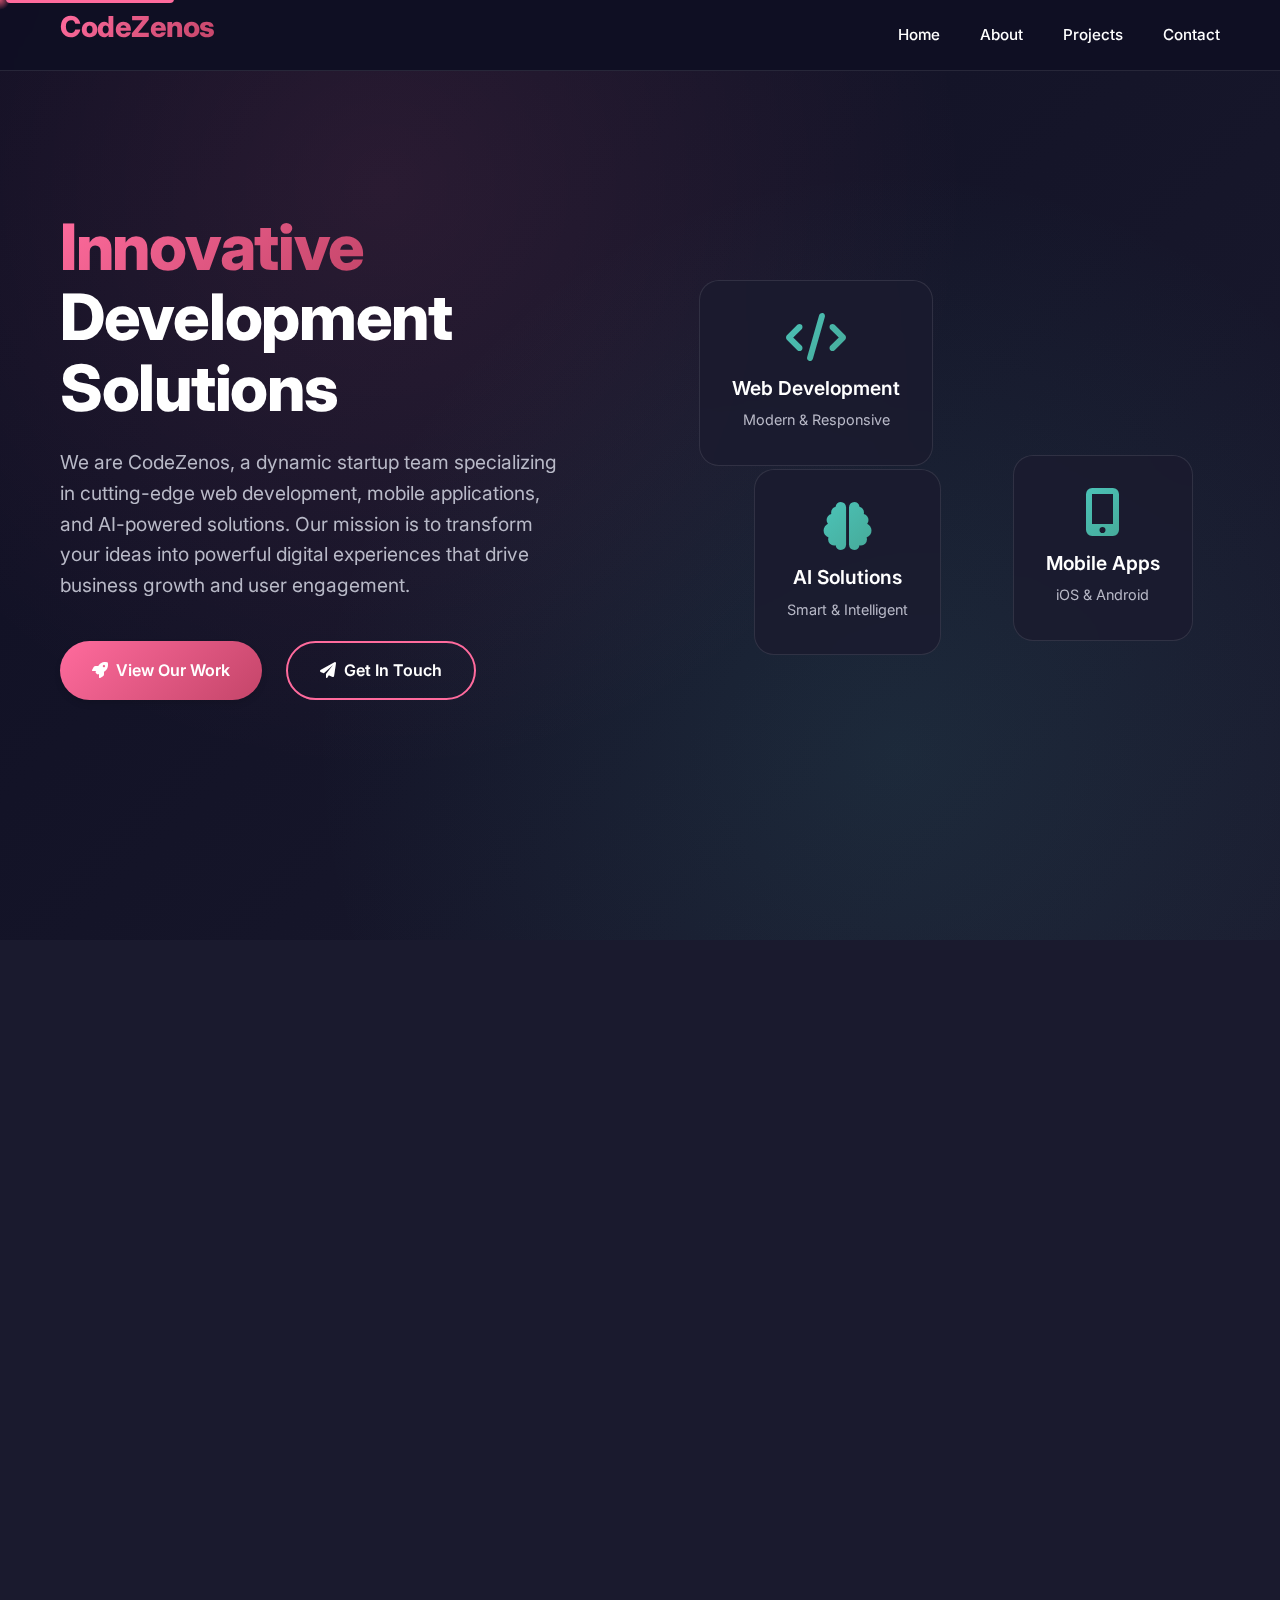
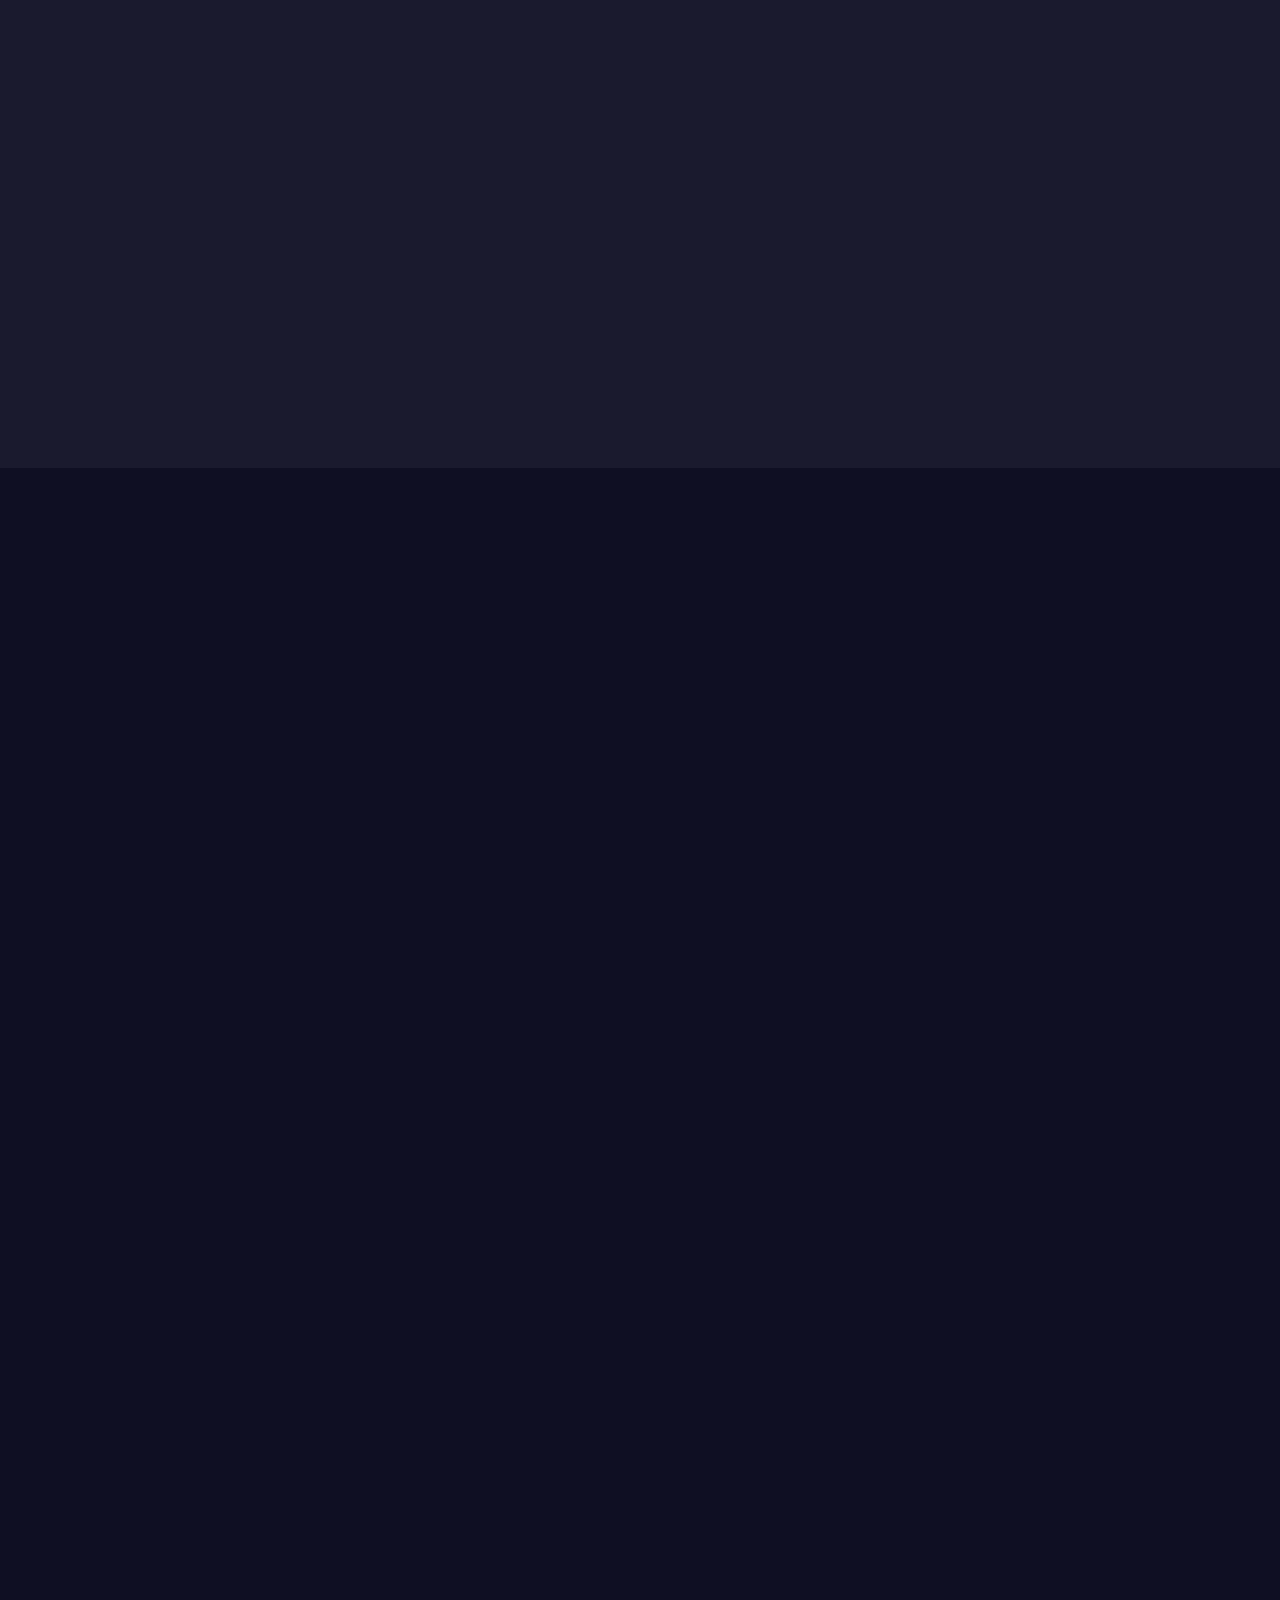
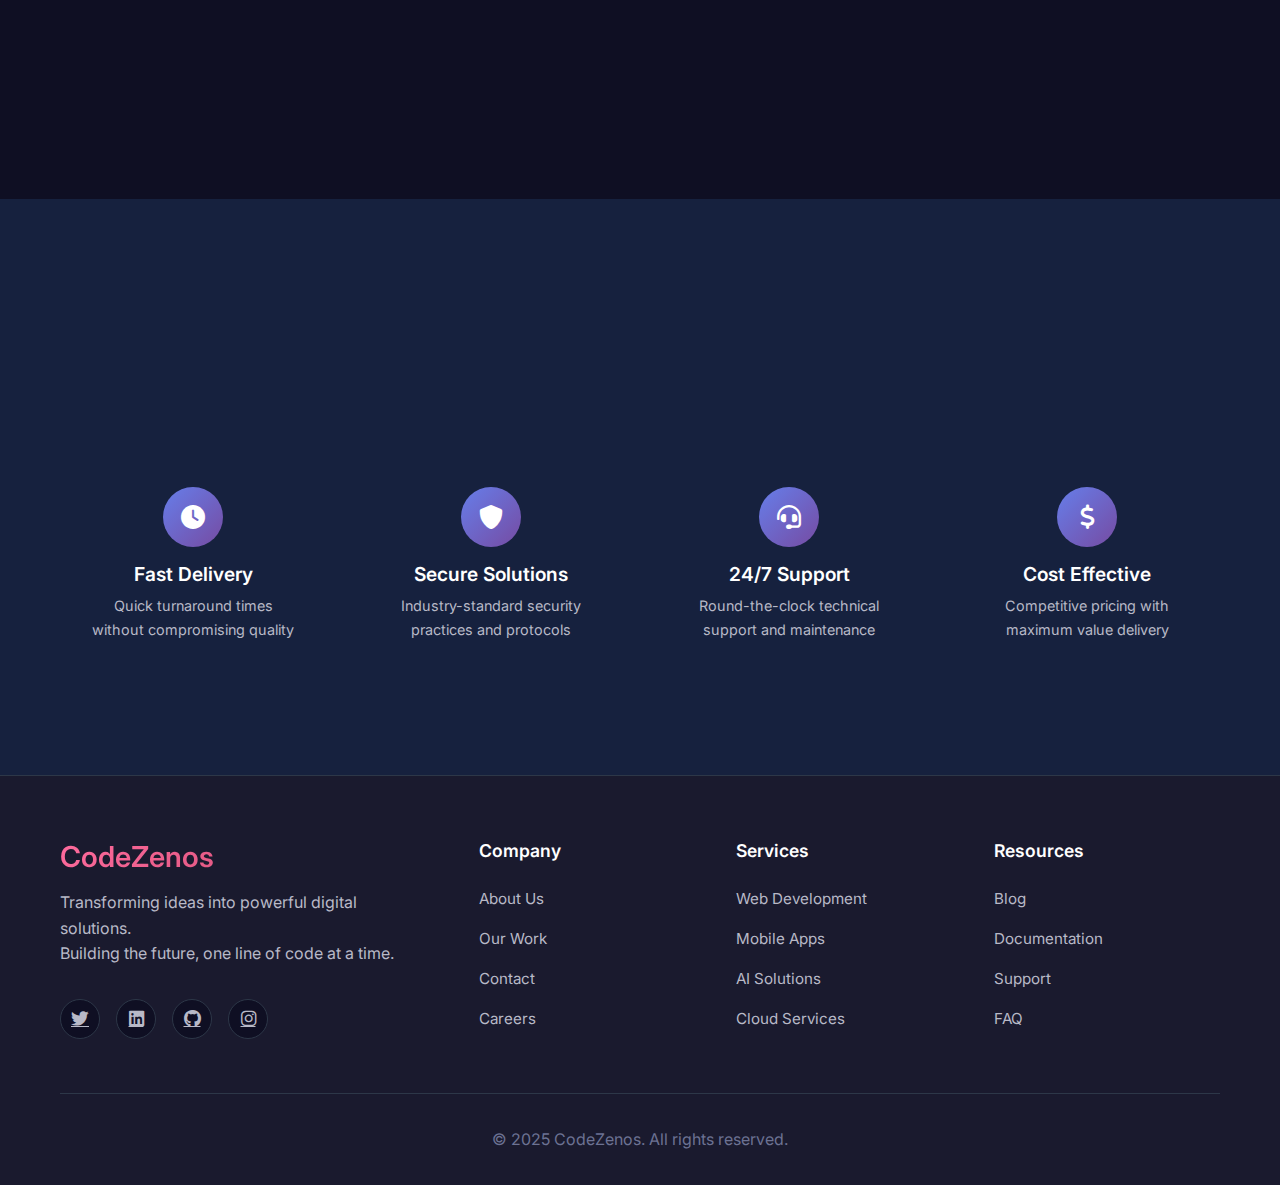
<file: index.html>
<!DOCTYPE html>
<html lang="en">
<head>
    <meta charset="UTF-8">
    <meta name="viewport" content="width=device-width, initial-scale=1.0">
    <title>CodeZenos - Innovative Development Solutions</title>
    <link rel="stylesheet" href="styles.css">
    <link href="https://fonts.googleapis.com/css2?family=Inter:wght@300;400;500;600;700;800&display=swap" rel="stylesheet">
    <link rel="stylesheet" href="https://cdnjs.cloudflare.com/ajax/libs/font-awesome/6.0.0/css/all.min.css">
</head>
<body>
    <!-- Navigation -->
    <nav class="navbar" id="navbar">
        <div class="nav-container">
            <div class="nav-logo">
                <h2>CodeZenos</h2>
            </div>
            <ul class="nav-menu" id="nav-menu">
                <li class="nav-item">
                    <a href="index.html" class="nav-link active">Home</a>
                </li>
                <li class="nav-item">
                    <a href="about.html" class="nav-link">About</a>
                </li>
                <li class="nav-item">
                    <a href="projects.html" class="nav-link">Projects</a>
                </li>
                <li class="nav-item">
                    <a href="contact.html" class="nav-link">Contact</a>
                </li>
            </ul>
            <div class="hamburger" id="hamburger">
                <span class="bar"></span>
                <span class="bar"></span>
                <span class="bar"></span>
            </div>
        </div>
    </nav>

    <!-- Hero Section -->
    <section class="hero">
        <div class="hero-container">
            <div class="hero-content">
                <h1 class="hero-title">
                    <span class="gradient-text">Innovative</span> Development Solutions
                </h1>
                <p class="hero-subtitle">
                    We are CodeZenos, a dynamic startup team specializing in cutting-edge web development, 
                    mobile applications, and AI-powered solutions. Our mission is to transform your ideas 
                    into powerful digital experiences that drive business growth and user engagement.
                </p>
                <div class="hero-buttons">
                    <a href="projects.html" class="btn btn-primary">
                        <i class="fas fa-rocket"></i>
                        View Our Work
                    </a>
                    <a href="contact.html" class="btn btn-secondary">
                        <i class="fas fa-paper-plane"></i>
                        Get In Touch
                    </a>
                </div>
            </div>
            <div class="hero-visual">
                <div class="floating-card">
                    <div class="card-content">
                        <i class="fas fa-code"></i>
                        <h3>Web Development</h3>
                        <p>Modern & Responsive</p>
                    </div>
                </div>
                <div class="floating-card delay-1">
                    <div class="card-content">
                        <i class="fas fa-mobile-alt"></i>
                        <h3>Mobile Apps</h3>
                        <p>iOS & Android</p>
                    </div>
                </div>
                <div class="floating-card delay-2">
                    <div class="card-content">
                        <i class="fas fa-brain"></i>
                        <h3>AI Solutions</h3>
                        <p>Smart & Intelligent</p>
                    </div>
                </div>
            </div>
        </div>
    </section>

    <!-- Objectives Section -->
    <section class="objectives">
        <div class="container">
            <div class="section-header">
                <h2 class="section-title">Our Core Objectives</h2>
                <p class="section-subtitle">What drives us to deliver exceptional digital solutions</p>
            </div>
            <div class="objectives-grid">
                <div class="objective-card">
                    <div class="objective-icon">
                        <i class="fas fa-rocket"></i>
                    </div>
                    <h3>Innovation First</h3>
                    <p>We push the boundaries of technology to create cutting-edge solutions that give our clients a competitive advantage in the digital marketplace.</p>
                    <div class="card-number">01</div>
                </div>
                <div class="objective-card">
                    <div class="objective-icon">
                        <i class="fas fa-users"></i>
                    </div>
                    <h3>Client Success</h3>
                    <p>Your success is our success. We work closely with clients to understand their unique needs and deliver exceptional results that exceed expectations.</p>
                    <div class="card-number">02</div>
                </div>
                <div class="objective-card">
                    <div class="objective-icon">
                        <i class="fas fa-lightbulb"></i>
                    </div>
                    <h3>Creative Solutions</h3>
                    <p>We combine creativity with technical expertise to solve complex problems with elegant, user-friendly solutions that make a real difference.</p>
                    <div class="card-number">03</div>
                </div>
                <div class="objective-card">
                    <div class="objective-icon">
                        <i class="fas fa-chart-line"></i>
                    </div>
                    <h3>Scalable Growth</h3>
                    <p>We build solutions that grow with your business, ensuring long-term success, adaptability, and sustainable digital transformation.</p>
                    <div class="card-number">04</div>
                </div>
            </div>
        </div>
    </section>

    <!-- Skills Section -->
    <section class="skills-section">
        <div class="container">
            <div class="section-header">
                <h2 class="section-title">Our Technical Expertise</h2>
                <p class="section-subtitle">Comprehensive skills across modern technology stack</p>
            </div>
            <div class="skills-grid">
                <div class="skill-card">
                    <div class="skill-icon">
                        <i class="fab fa-html5"></i>
                    </div>
                    <h3>Frontend Development</h3>
                    <p>Creating responsive, interactive user interfaces with modern frameworks like React, Vue, Angular, and cutting-edge CSS animations.</p>
                    <div class="skill-progress">
                        <div class="progress-bar" data-width="95%">
                            <span class="progress-text">95%</span>
                        </div>
                    </div>
                    <div class="skill-tags">
                        <span>React</span>
                        <span>Vue.js</span>
                        <span>Angular</span>
                    </div>
                </div>
                <div class="skill-card">
                    <div class="skill-icon">
                        <i class="fas fa-server"></i>
                    </div>
                    <h3>Backend Development</h3>
                    <p>Building robust server-side applications and APIs using Node.js, Python, Java, and modern databases for optimal performance.</p>
                    <div class="skill-progress">
                        <div class="progress-bar" data-width="90%">
                            <span class="progress-text">90%</span>
                        </div>
                    </div>
                    <div class="skill-tags">
                        <span>Node.js</span>
                        <span>Python</span>
                        <span>Java</span>
                    </div>
                </div>
                <div class="skill-card">
                    <div class="skill-icon">
                        <i class="fas fa-mobile-alt"></i>
                    </div>
                    <h3>Mobile Development</h3>
                    <p>Creating native and cross-platform mobile applications using React Native, Flutter, and native iOS/Android development.</p>
                    <div class="skill-progress">
                        <div class="progress-bar" data-width="85%">
                            <span class="progress-text">85%</span>
                        </div>
                    </div>
                    <div class="skill-tags">
                        <span>React Native</span>
                        <span>Flutter</span>
                        <span>iOS/Android</span>
                    </div>
                </div>
                <div class="skill-card">
                    <div class="skill-icon">
                        <i class="fas fa-cloud"></i>
                    </div>
                    <h3>Cloud & DevOps</h3>
                    <p>Deploying and managing applications on AWS, Google Cloud, Azure with CI/CD pipelines and containerization technologies.</p>
                    <div class="skill-progress">
                        <div class="progress-bar" data-width="88%">
                            <span class="progress-text">88%</span>
                        </div>
                    </div>
                    <div class="skill-tags">
                        <span>AWS</span>
                        <span>Docker</span>
                        <span>Kubernetes</span>
                    </div>
                </div>
            </div>
        </div>
    </section>

    <!-- Why Choose Us Section -->
    <section class="why-choose-us">
        <div class="container">
            <div class="section-header">
                <h2 class="section-title">Why Choose CodeZenos?</h2>
                <p class="section-subtitle">We bring together experience, innovation, and dedication</p>
            </div>
            <div class="features-grid">
                <div class="feature-item">
                    <div class="feature-icon">
                        <i class="fas fa-clock"></i>
                    </div>
                    <h4>Fast Delivery</h4>
                    <p>Quick turnaround times without compromising quality</p>
                </div>
                <div class="feature-item">
                    <div class="feature-icon">
                        <i class="fas fa-shield-alt"></i>
                    </div>
                    <h4>Secure Solutions</h4>
                    <p>Industry-standard security practices and protocols</p>
                </div>
                <div class="feature-item">
                    <div class="feature-icon">
                        <i class="fas fa-headset"></i>
                    </div>
                    <h4>24/7 Support</h4>
                    <p>Round-the-clock technical support and maintenance</p>
                </div>
                <div class="feature-item">
                    <div class="feature-icon">
                        <i class="fas fa-dollar-sign"></i>
                    </div>
                    <h4>Cost Effective</h4>
                    <p>Competitive pricing with maximum value delivery</p>
                </div>
            </div>
        </div>
    </section>

    <!-- Footer -->
    <footer class="footer">
        <div class="container">
            <div class="footer-content">
                <div class="footer-brand">
                    <h3>CodeZenos</h3>
                    <p>Transforming ideas into powerful digital solutions.<br>Building the future, one line of code at a time.</p>
                    <div class="social-links">
                        <a href="#" title="Twitter"><i class="fab fa-twitter"></i></a>
                        <a href="#" title="LinkedIn"><i class="fab fa-linkedin"></i></a>
                        <a href="#" title="GitHub"><i class="fab fa-github"></i></a>
                        <a href="#" title="Instagram"><i class="fab fa-instagram"></i></a>
                    </div>
                </div>
                <div class="footer-links">
                    <div class="footer-section">
                        <h4>Company</h4>
                        <ul>
                            <li><a href="about.html">About Us</a></li>
                            <li><a href="projects.html">Our Work</a></li>
                            <li><a href="contact.html">Contact</a></li>
                            <li><a href="#">Careers</a></li>
                        </ul>
                    </div>
                    <div class="footer-section">
                        <h4>Services</h4>
                        <ul>
                            <li><a href="projects.html">Web Development</a></li>
                            <li><a href="projects.html">Mobile Apps</a></li>
                            <li><a href="projects.html">AI Solutions</a></li>
                            <li><a href="projects.html">Cloud Services</a></li>
                        </ul>
                    </div>
                    <div class="footer-section">
                        <h4>Resources</h4>
                        <ul>
                            <li><a href="#">Blog</a></li>
                            <li><a href="#">Documentation</a></li>
                            <li><a href="contact.html">Support</a></li>
                            <li><a href="#">FAQ</a></li>
                        </ul>
                    </div>
                </div>
            </div>
            <div class="footer-bottom">
                <p>&copy; 2025 CodeZenos. All rights reserved.</p>
            </div>
        </div>
    </footer>

    <script src="script.js"></script>
</body>
</html>
</file>
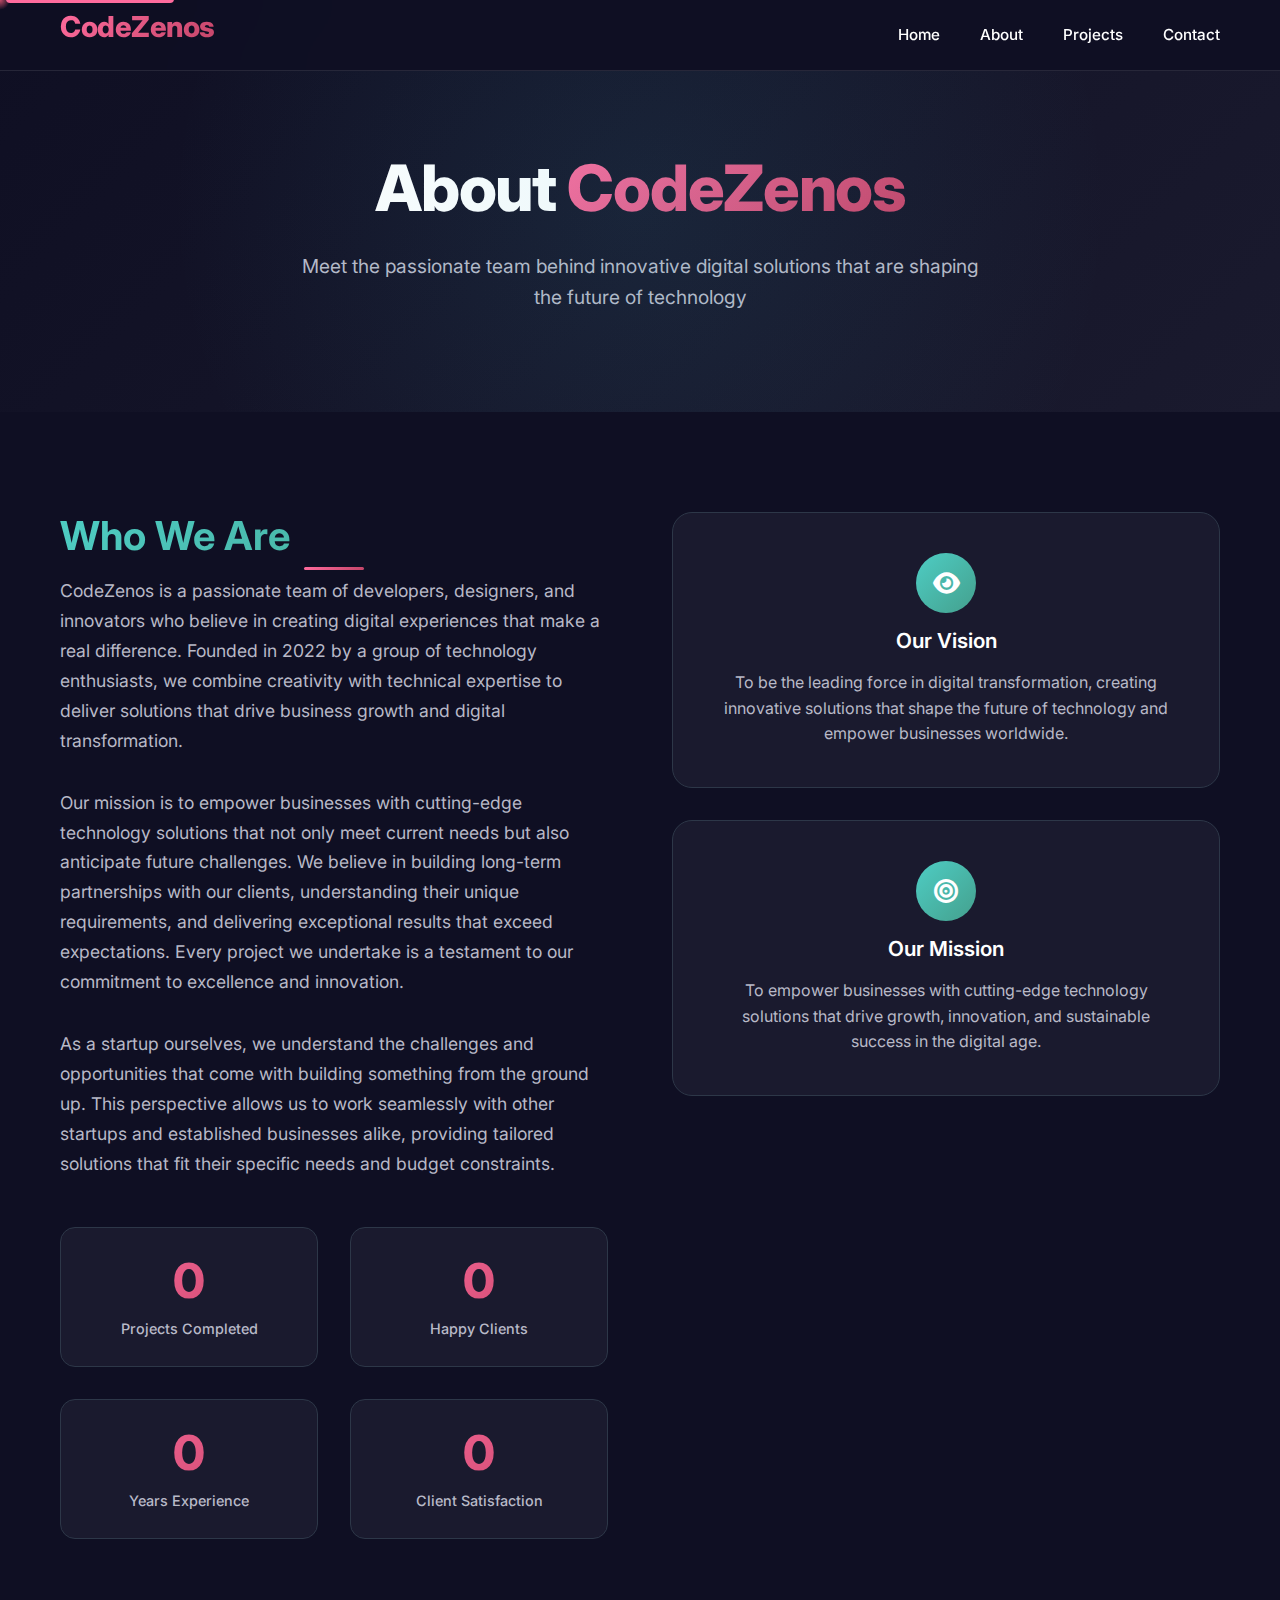
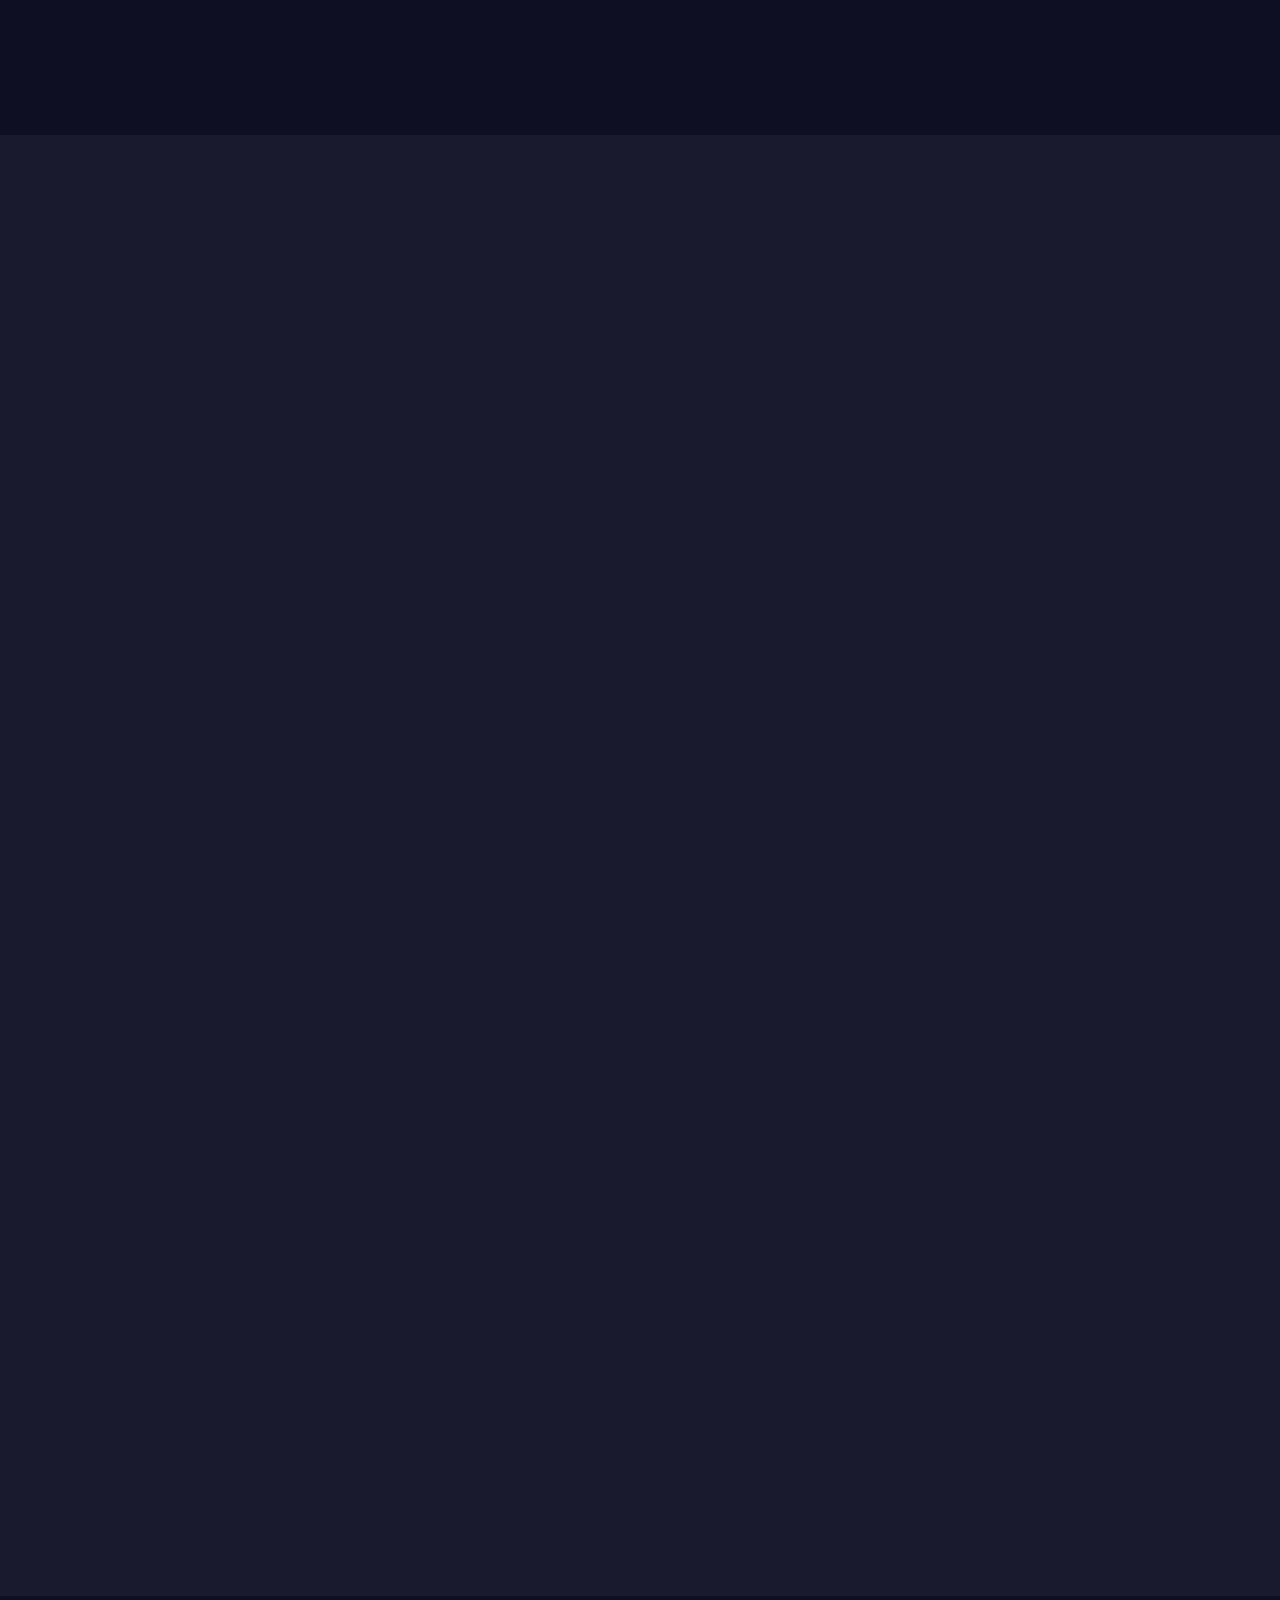
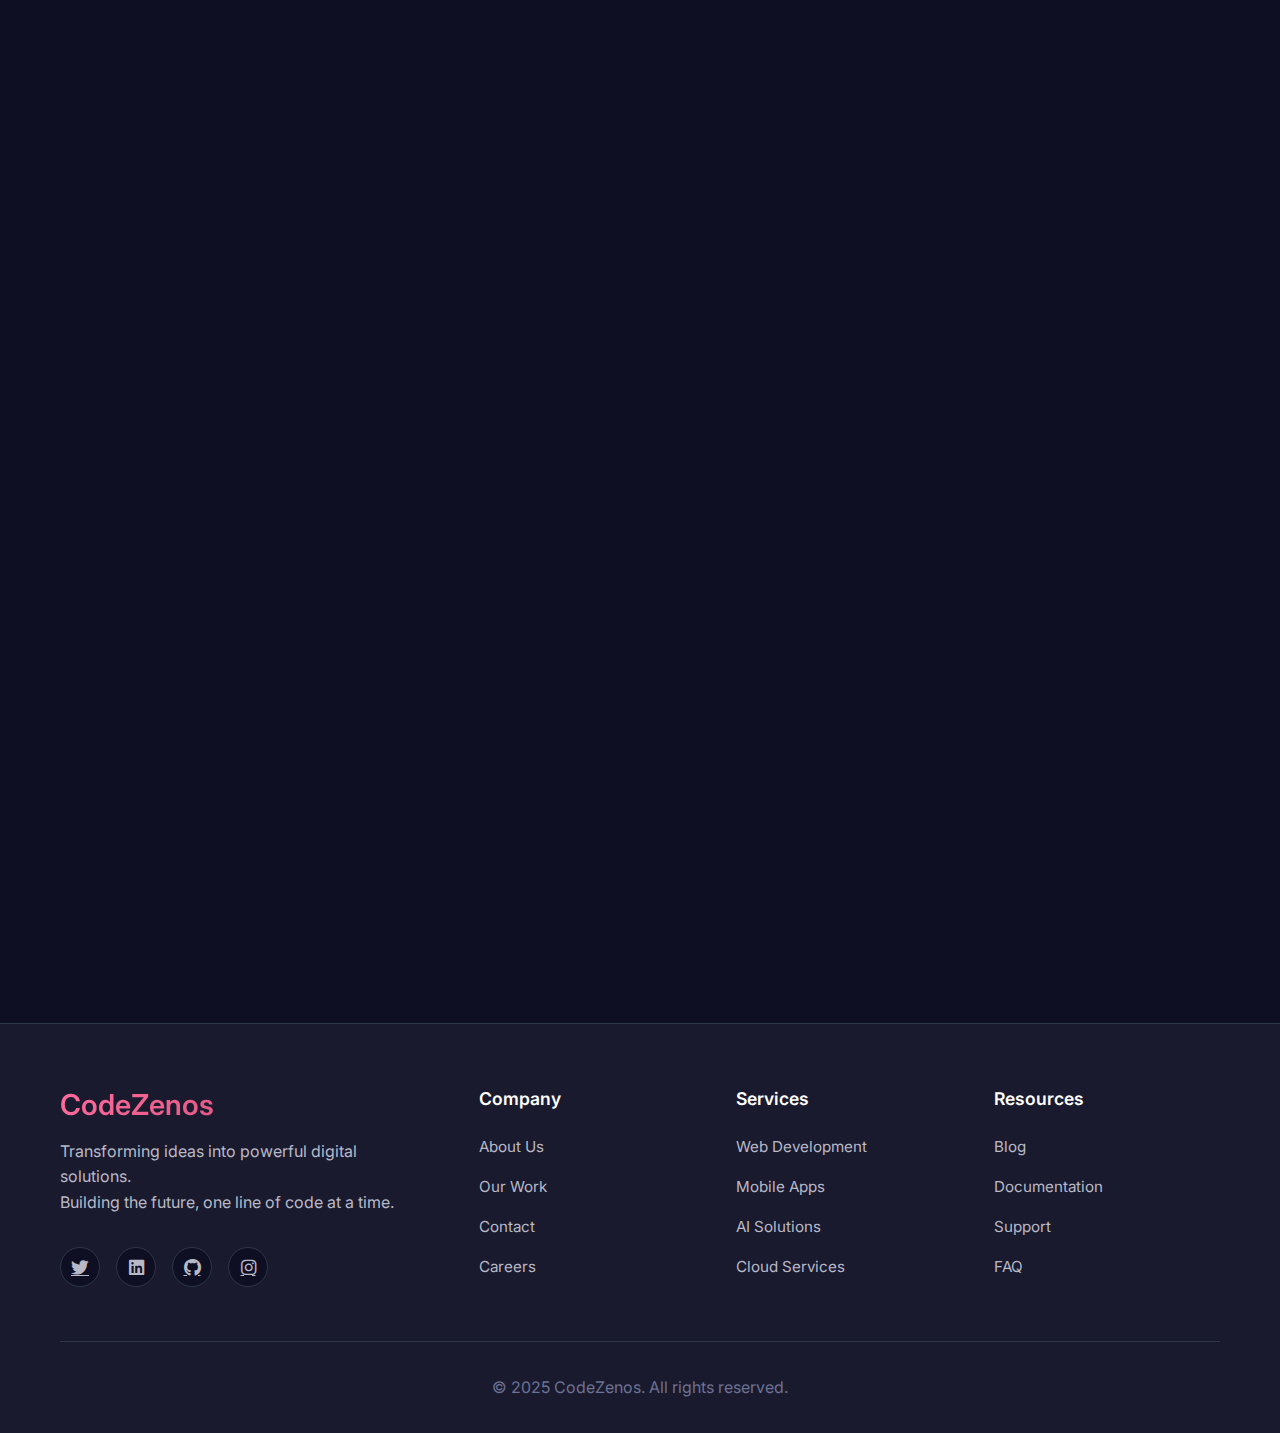
<file: about.html>
<!DOCTYPE html>
<html lang="en">
<head>
    <meta charset="UTF-8">
    <meta name="viewport" content="width=device-width, initial-scale=1.0">
    <title>About Us - CodeZenos</title>
    <link rel="stylesheet" href="styles.css">
    <link href="https://fonts.googleapis.com/css2?family=Inter:wght@300;400;500;600;700;800&display=swap" rel="stylesheet">
    <link rel="stylesheet" href="https://cdnjs.cloudflare.com/ajax/libs/font-awesome/6.0.0/css/all.min.css">
</head>
<body>
    <!-- Navigation -->
    <nav class="navbar" id="navbar">
        <div class="nav-container">
            <div class="nav-logo">
                <h2>CodeZenos</h2>
            </div>
            <ul class="nav-menu" id="nav-menu">
                <li class="nav-item">
                    <a href="index.html" class="nav-link">Home</a>
                </li>
                <li class="nav-item">
                    <a href="about.html" class="nav-link active">About</a>
                </li>
                <li class="nav-item">
                    <a href="projects.html" class="nav-link">Projects</a>
                </li>
                <li class="nav-item">
                    <a href="contact.html" class="nav-link">Contact</a>
                </li>
            </ul>
            <div class="hamburger" id="hamburger">
                <span class="bar"></span>
                <span class="bar"></span>
                <span class="bar"></span>
            </div>
        </div>
    </nav>

    <!-- About Hero -->
    <section class="page-hero">
        <div class="container">
            <h1 class="page-title">About <span class="gradient-text">CodeZenos</span></h1>
            <p class="page-subtitle">Meet the passionate team behind innovative digital solutions that are shaping the future of technology</p>
        </div>
    </section>

    <!-- About Section -->
    <section class="about">
        <div class="container">
            <div class="about-content">
                <div class="about-text">
                    <h2 class="section-title">Who We Are</h2>
                    <p class="about-description">
                        CodeZenos is a passionate team of developers, designers, and innovators who believe in creating 
                        digital experiences that make a real difference. Founded in 2022 by a group of technology 
                        enthusiasts, we combine creativity with technical expertise to deliver solutions that drive 
                        business growth and digital transformation.
                    </p>
                    <p class="about-description">
                        Our mission is to empower businesses with cutting-edge technology solutions that not only 
                        meet current needs but also anticipate future challenges. We believe in building long-term 
                        partnerships with our clients, understanding their unique requirements, and delivering 
                        exceptional results that exceed expectations. Every project we undertake is a testament 
                        to our commitment to excellence and innovation.
                    </p>
                    <p class="about-description">
                        As a startup ourselves, we understand the challenges and opportunities that come with 
                        building something from the ground up. This perspective allows us to work seamlessly 
                        with other startups and established businesses alike, providing tailored solutions 
                        that fit their specific needs and budget constraints.
                    </p>
                    <div class="stats-grid">
                        <div class="stat-item">
                            <h3 class="stat-number" data-target="75">0</h3>
                            <p>Projects Completed</p>
                        </div>
                        <div class="stat-item">
                            <h3 class="stat-number" data-target="40">0</h3>
                            <p>Happy Clients</p>
                        </div>
                        <div class="stat-item">
                            <h3 class="stat-number" data-target="3">0</h3>
                            <p>Years Experience</p>
                        </div>
                        <div class="stat-item">
                            <h3 class="stat-number" data-target="99">0</h3>
                            <p>Client Satisfaction</p>
                        </div>
                    </div>
                </div>
                <div class="about-visual">
                    <div class="about-card">
                        <div class="card-icon">
                            <i class="fas fa-eye"></i>
                        </div>
                        <h3>Our Vision</h3>
                        <p>To be the leading force in digital transformation, creating innovative solutions that shape the future of technology and empower businesses worldwide.</p>
                    </div>
                    <div class="about-card">
                        <div class="card-icon">
                            <i class="fas fa-bullseye"></i>
                        </div>
                        <h3>Our Mission</h3>
                        <p>To empower businesses with cutting-edge technology solutions that drive growth, innovation, and sustainable success in the digital age.</p>
                    </div>
                </div>
            </div>
        </div>
    </section>

    <!-- Team Section -->
    <section class="team-section">
        <div class="container">
            <div class="section-header">
                <h2 class="section-title">Meet Our Team</h2>
                <p class="section-subtitle">
                    Our diverse team of experts brings together years of experience in development, design, and innovation. 
                    Each team member contributes unique skills and perspectives that drive our collective success.
                </p>
            </div>
            <div class="team-grid">
                <div class="team-member">
                    <div class="member-avatar">
                        <i class="fas fa-user"></i>
                    </div>
                    <h3>Alex Johnson</h3>
                    <p class="member-role">Lead Developer & Co-Founder</p>
                    <p class="member-bio">Full-stack developer with 8+ years of experience in building scalable web applications. Specialized in React, Node.js, and cloud architecture.</p>
                    <div class="member-skills">
                        <span>React</span>
                        <span>Node.js</span>
                        <span>Python</span>
                        <span>AWS</span>
                    </div>
                    <div class="social-links">
                        <a href="#"><i class="fab fa-linkedin"></i></a>
                        <a href="#"><i class="fab fa-github"></i></a>
                        <a href="#"><i class="fab fa-twitter"></i></a>
                    </div>
                </div>
                <div class="team-member">
                    <div class="member-avatar">
                        <i class="fas fa-user"></i>
                    </div>
                    <h3>Sarah Chen</h3>
                    <p class="member-role">UI/UX Designer & Co-Founder</p>
                    <p class="member-bio">Creative designer specializing in user experience and interface design for modern applications. Expert in user research and design thinking.</p>
                    <div class="member-skills">
                        <span>Figma</span>
                        <span>Adobe XD</span>
                        <span>Prototyping</span>
                        <span>User Research</span>
                    </div>
                    <div class="social-links">
                        <a href="#"><i class="fab fa-linkedin"></i></a>
                        <a href="#"><i class="fab fa-dribbble"></i></a>
                        <a href="#"><i class="fab fa-behance"></i></a>
                    </div>
                </div>
                <div class="team-member">
                    <div class="member-avatar">
                        <i class="fas fa-user"></i>
                    </div>
                    <h3>Mike Rodriguez</h3>
                    <p class="member-role">Backend Specialist</p>
                    <p class="member-bio">Backend expert focused on creating robust APIs and scalable database architectures. Specialized in microservices and cloud infrastructure.</p>
                    <div class="member-skills">
                        <span>MongoDB</span>
                        <span>PostgreSQL</span>
                        <span>Docker</span>
                        <span>Kubernetes</span>
                    </div>
                    <div class="social-links">
                        <a href="#"><i class="fab fa-linkedin"></i></a>
                        <a href="#"><i class="fab fa-github"></i></a>
                        <a href="#"><i class="fab fa-stack-overflow"></i></a>
                    </div>
                </div>
                <div class="team-member">
                    <div class="member-avatar">
                        <i class="fas fa-user"></i>
                    </div>
                    <h3>Emily Davis</h3>
                    <p class="member-role">Mobile Developer</p>
                    <p class="member-bio">Mobile app developer creating native and cross-platform applications for iOS and Android. Expert in React Native and Flutter development.</p>
                    <div class="member-skills">
                        <span>React Native</span>
                        <span>Flutter</span>
                        <span>iOS</span>
                        <span>Android</span>
                    </div>
                    <div class="social-links">
                        <a href="#"><i class="fab fa-linkedin"></i></a>
                        <a href="#"><i class="fab fa-github"></i></a>
                        <a href="#"><i class="fab fa-medium"></i></a>
                    </div>
                </div>
            </div>
        </div>
    </section>

    <!-- Our Work Culture -->
    <section class="culture-section">
        <div class="container">
            <div class="section-header">
                <h2 class="section-title">Our Work Culture & Values</h2>
                <p class="section-subtitle">The principles that guide our daily work and long-term vision</p>
            </div>
            <div class="culture-grid">
                <div class="culture-item">
                    <div class="culture-icon">
                        <i class="fas fa-handshake"></i>
                    </div>
                    <h3>Collaboration</h3>
                    <p>We believe in the power of teamwork and open communication to achieve extraordinary results. Every voice matters, and every idea is valued.</p>
                </div>
                <div class="culture-item">
                    <div class="culture-icon">
                        <i class="fas fa-graduation-cap"></i>
                    </div>
                    <h3>Continuous Learning</h3>
                    <p>We stay ahead by constantly learning new technologies, attending conferences, and sharing knowledge within our team and community.</p>
                </div>
                <div class="culture-item">
                    <div class="culture-icon">
                        <i class="fas fa-balance-scale"></i>
                    </div>
                    <h3>Work-Life Balance</h3>
                    <p>We maintain a healthy balance between professional growth and personal well-being, ensuring our team stays motivated and creative.</p>
                </div>
                <div class="culture-item">
                    <div class="culture-icon">
                        <i class="fas fa-star"></i>
                    </div>
                    <h3>Excellence</h3>
                    <p>We strive for excellence in everything we do, from code quality to client satisfaction, always pushing the boundaries of what's possible.</p>
                </div>
            </div>
        </div>
    </section>

    <!-- Footer -->
    <footer class="footer">
        <div class="container">
            <div class="footer-content">
                <div class="footer-brand">
                    <h3>CodeZenos</h3>
                    <p>Transforming ideas into powerful digital solutions.<br>Building the future, one line of code at a time.</p>
                    <div class="social-links">
                        <a href="#" title="Twitter"><i class="fab fa-twitter"></i></a>
                        <a href="#" title="LinkedIn"><i class="fab fa-linkedin"></i></a>
                        <a href="#" title="GitHub"><i class="fab fa-github"></i></a>
                        <a href="#" title="Instagram"><i class="fab fa-instagram"></i></a>
                    </div>
                </div>
                <div class="footer-links">
                    <div class="footer-section">
                        <h4>Company</h4>
                        <ul>
                            <li><a href="about.html">About Us</a></li>
                            <li><a href="projects.html">Our Work</a></li>
                            <li><a href="contact.html">Contact</a></li>
                            <li><a href="#">Careers</a></li>
                        </ul>
                    </div>
                    <div class="footer-section">
                        <h4>Services</h4>
                        <ul>
                            <li><a href="projects.html">Web Development</a></li>
                            <li><a href="projects.html">Mobile Apps</a></li>
                            <li><a href="projects.html">AI Solutions</a></li>
                            <li><a href="projects.html">Cloud Services</a></li>
                        </ul>
                    </div>
                    <div class="footer-section">
                        <h4>Resources</h4>
                        <ul>
                            <li><a href="#">Blog</a></li>
                            <li><a href="#">Documentation</a></li>
                            <li><a href="contact.html">Support</a></li>
                            <li><a href="#">FAQ</a></li>
                        </ul>
                    </div>
                </div>
            </div>
            <div class="footer-bottom">
                <p>&copy; 2025 CodeZenos. All rights reserved.</p>
            </div>
        </div>
    </footer>

    <script src="script.js"></script>
</body>
</html>
</file>
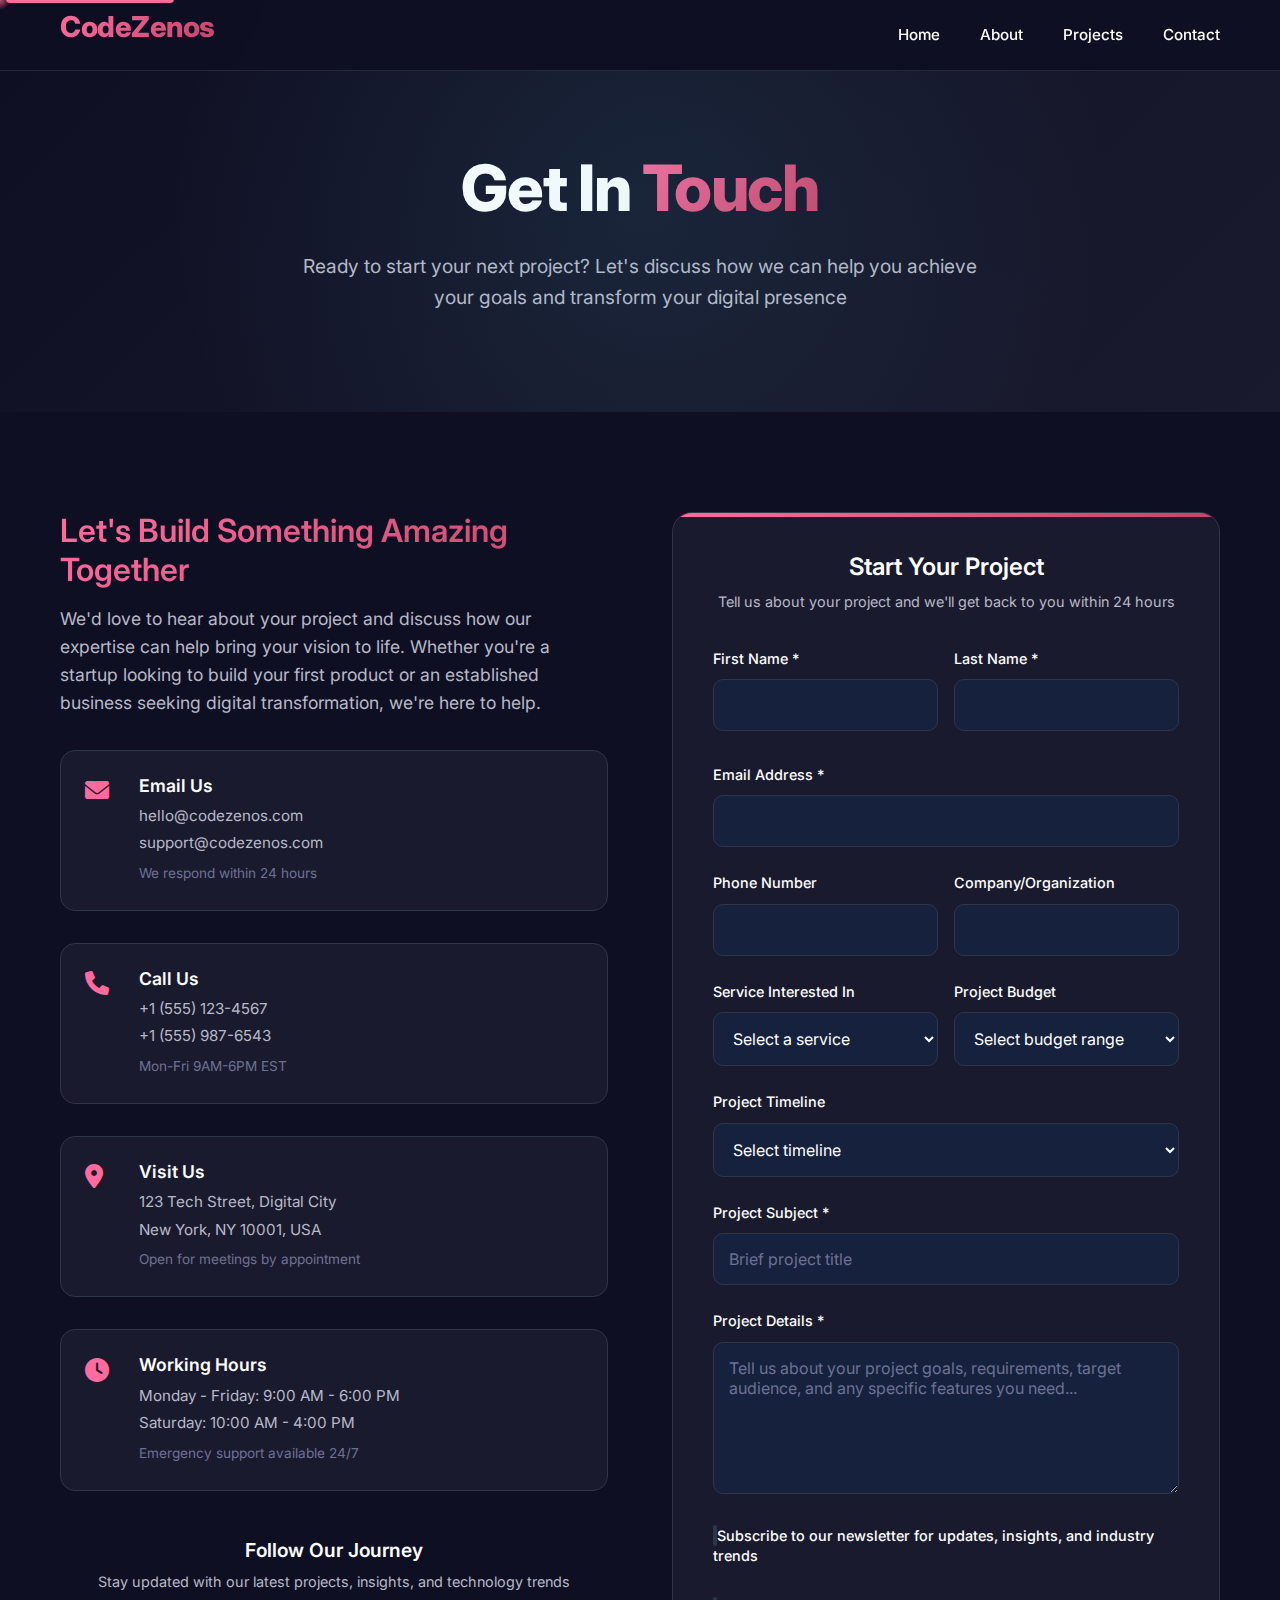
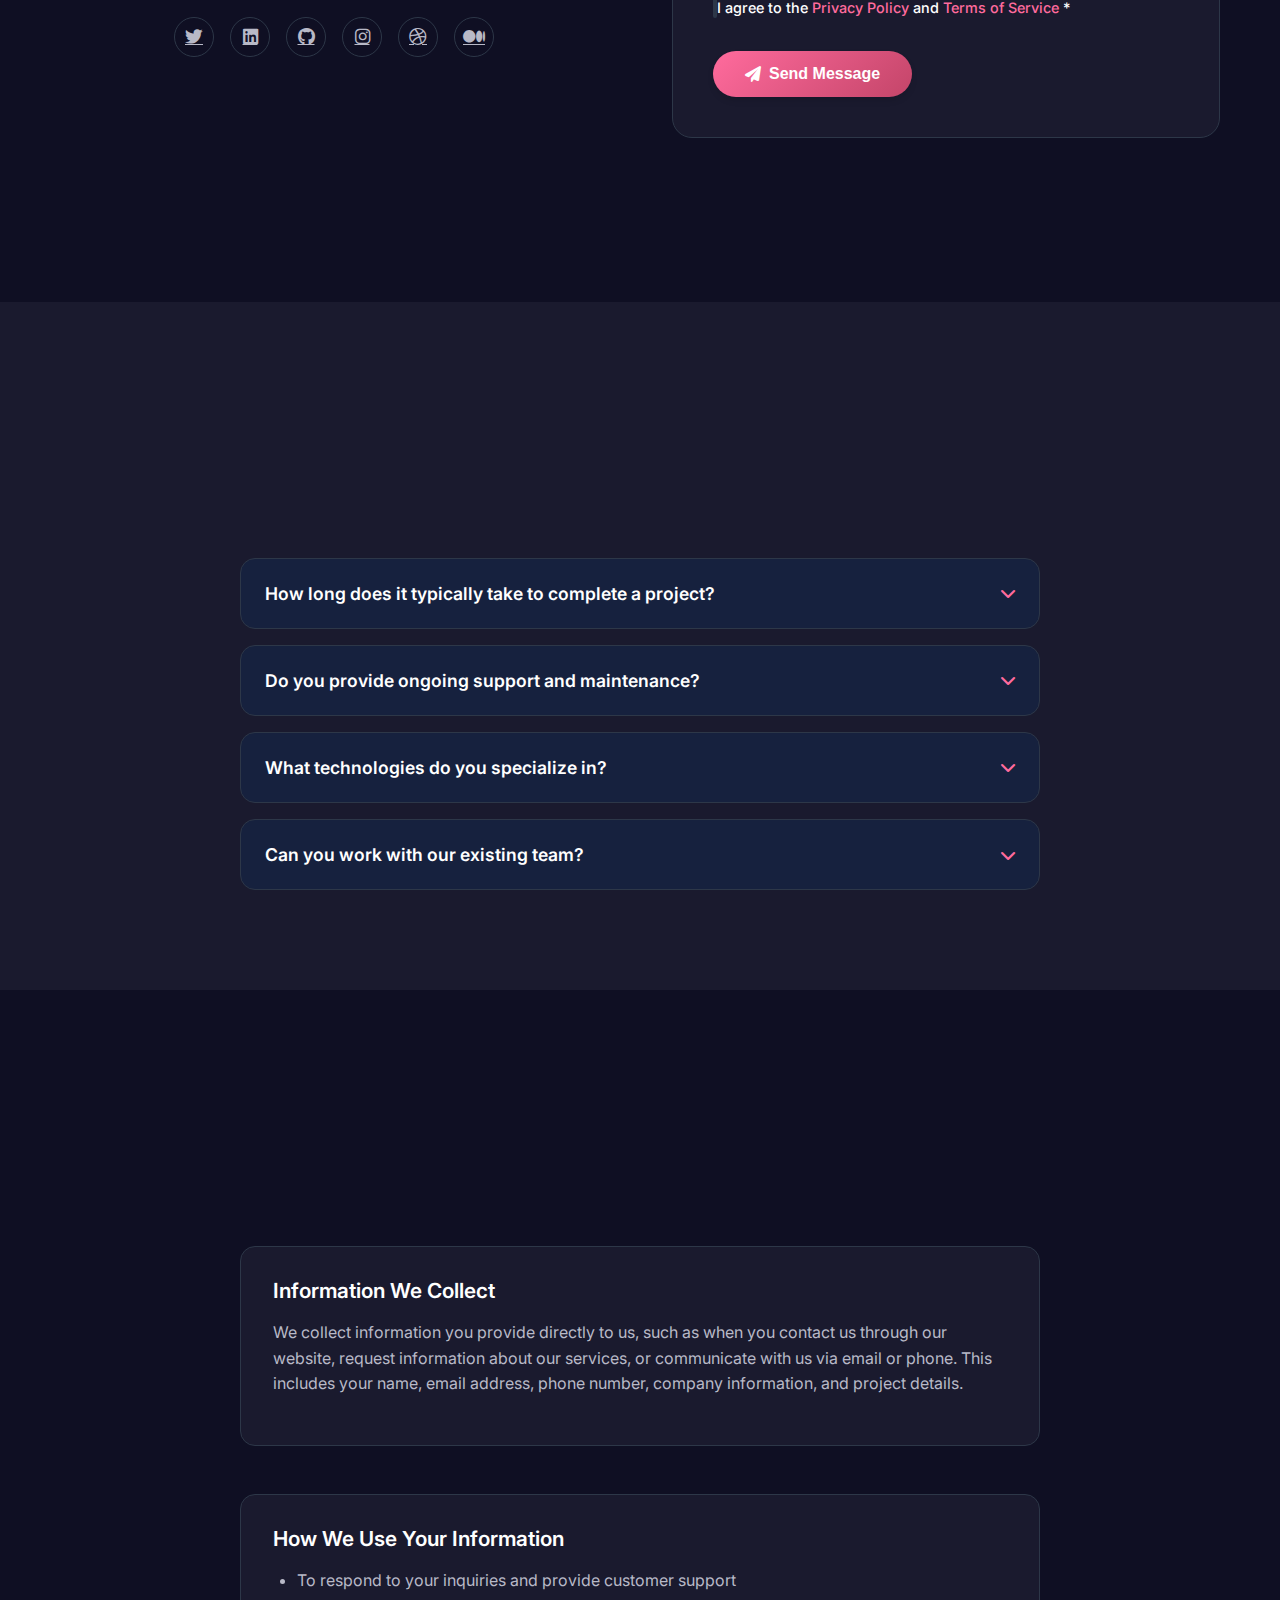
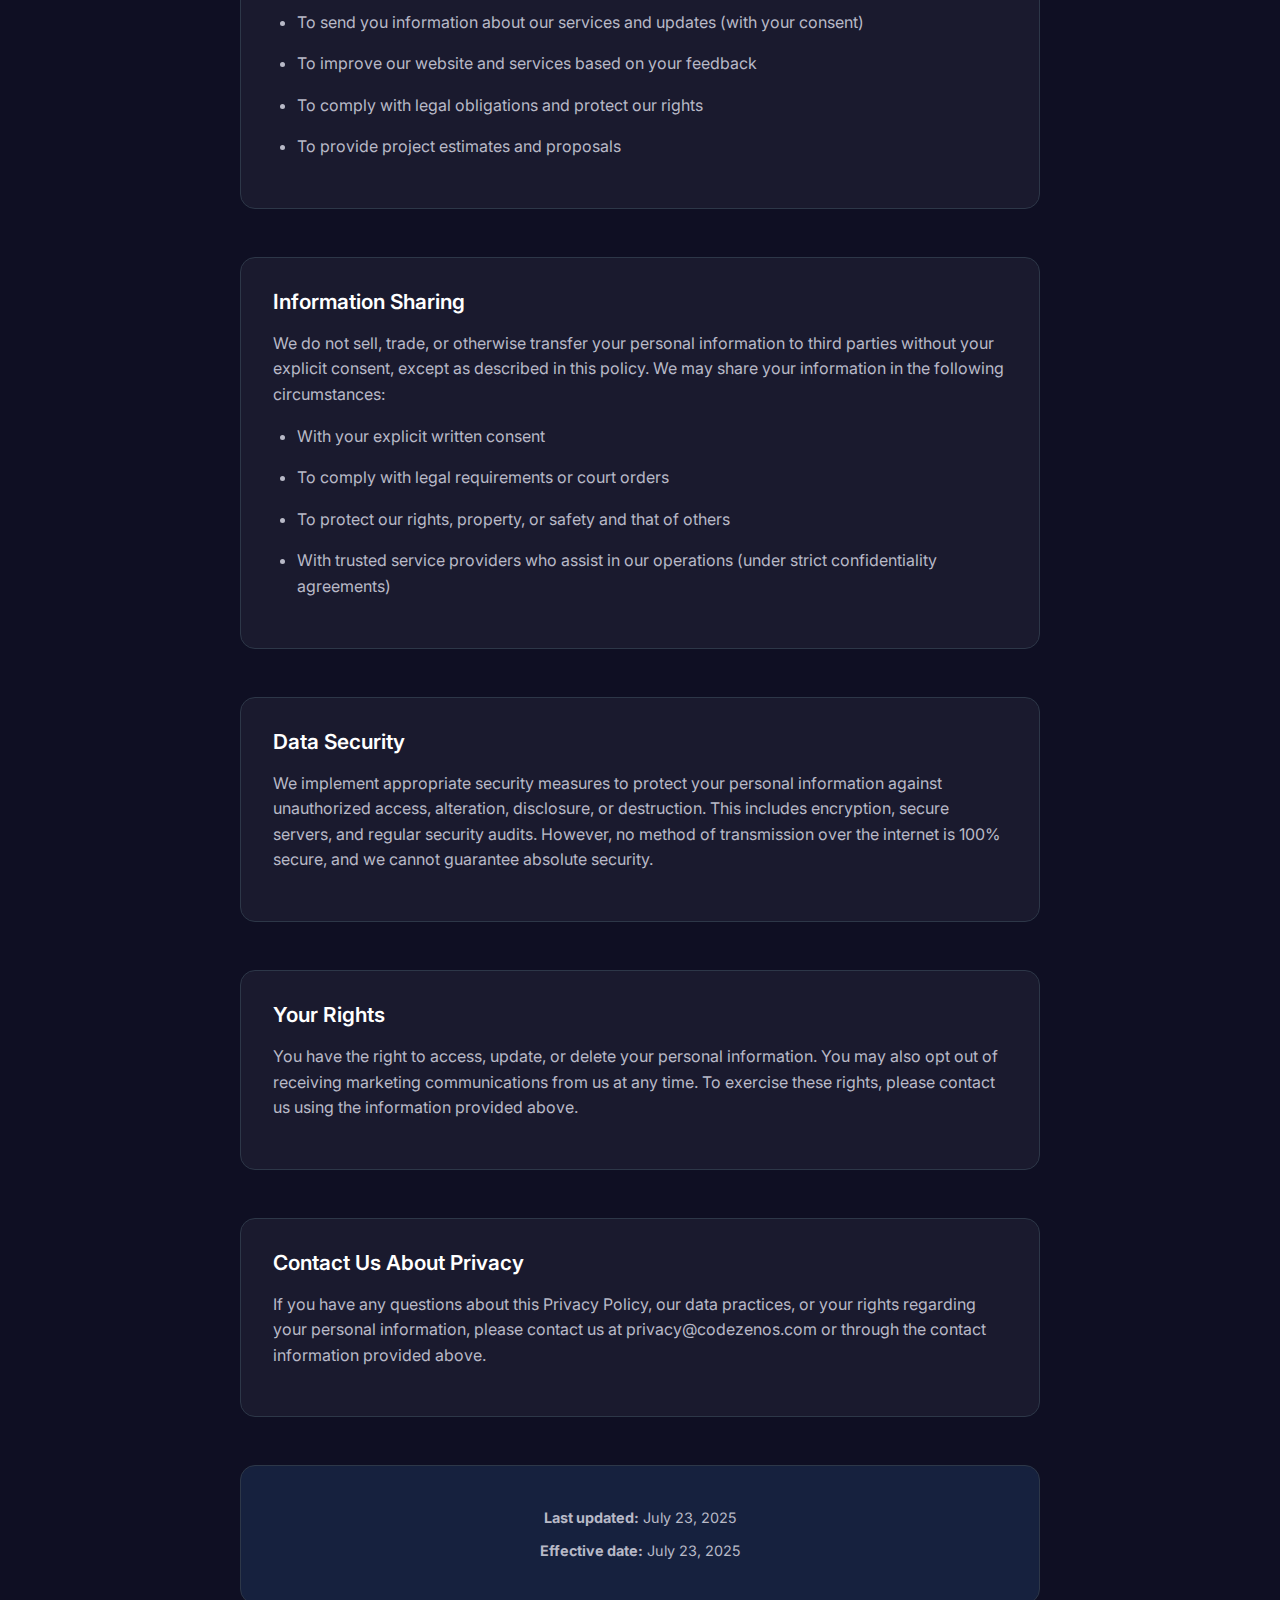
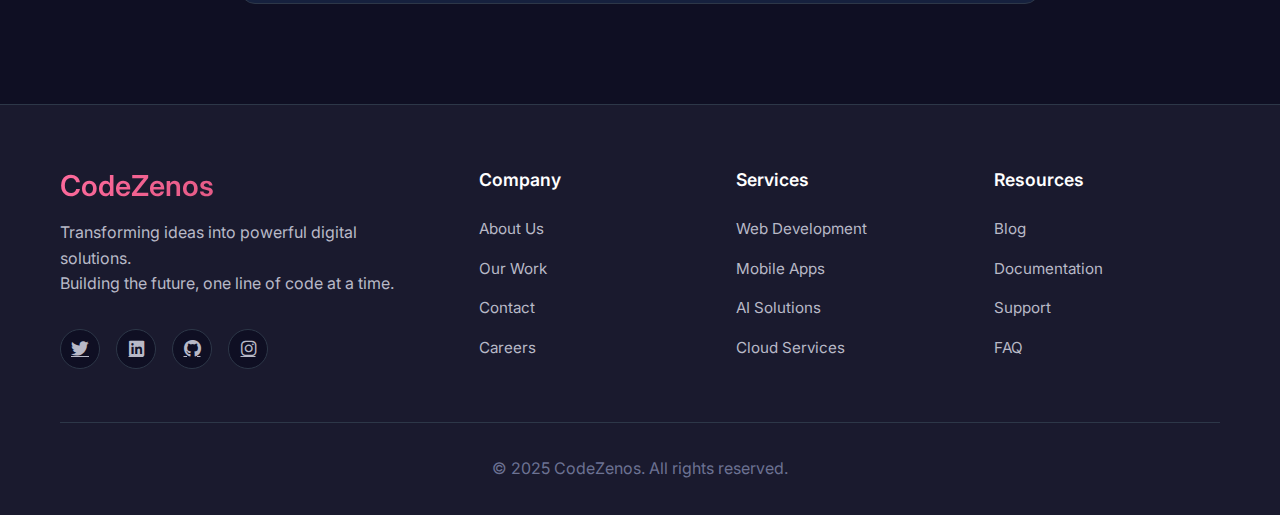
<file: contact.html>
<!DOCTYPE html>
<html lang="en">
<head>
    <meta charset="UTF-8">
    <meta name="viewport" content="width=device-width, initial-scale=1.0">
    <title>Contact Us - CodeZenos</title>
    <link rel="stylesheet" href="styles.css">
    <link href="https://fonts.googleapis.com/css2?family=Inter:wght@300;400;500;600;700;800&display=swap" rel="stylesheet">
    <link rel="stylesheet" href="https://cdnjs.cloudflare.com/ajax/libs/font-awesome/6.0.0/css/all.min.css">
</head>
<body>
    <!-- Navigation -->
    <nav class="navbar" id="navbar">
        <div class="nav-container">
            <div class="nav-logo">
                <h2>CodeZenos</h2>
            </div>
            <ul class="nav-menu" id="nav-menu">
                <li class="nav-item">
                    <a href="index.html" class="nav-link">Home</a>
                </li>
                <li class="nav-item">
                    <a href="about.html" class="nav-link">About</a>
                </li>
                <li class="nav-item">
                    <a href="projects.html" class="nav-link">Projects</a>
                </li>
                <li class="nav-item">
                    <a href="contact.html" class="nav-link active">Contact</a>
                </li>
            </ul>
            <div class="hamburger" id="hamburger">
                <span class="bar"></span>
                <span class="bar"></span>
                <span class="bar"></span>
            </div>
        </div>
    </nav>

    <!-- Contact Hero -->
    <section class="page-hero">
        <div class="container">
            <h1 class="page-title">Get In <span class="gradient-text">Touch</span></h1>
            <p class="page-subtitle">Ready to start your next project? Let's discuss how we can help you achieve your goals and transform your digital presence</p>
        </div>
    </section>

    <!-- Contact Section -->
    <section class="contact">
        <div class="container">
            <div class="contact-content">
                <div class="contact-info">
                    <h3>Let's Build Something Amazing Together</h3>
                    <p>We'd love to hear about your project and discuss how our expertise can help bring your vision to life. Whether you're a startup looking to build your first product or an established business seeking digital transformation, we're here to help.</p>
                    
                    <div class="contact-methods">
                        <div class="contact-method">
                            <i class="fas fa-envelope"></i>
                            <div>
                                <h4>Email Us</h4>
                                <p>hello@codezenos.com</p>
                                <p>support@codezenos.com</p>
                                <small>We respond within 24 hours</small>
                            </div>
                        </div>
                        <div class="contact-method">
                            <i class="fas fa-phone"></i>
                            <div>
                                <h4>Call Us</h4>
                                <p>+1 (555) 123-4567</p>
                                <p>+1 (555) 987-6543</p>
                                <small>Mon-Fri 9AM-6PM EST</small>
                            </div>
                        </div>
                        <div class="contact-method">
                            <i class="fas fa-map-marker-alt"></i>
                            <div>
                                <h4>Visit Us</h4>
                                <p>123 Tech Street, Digital City</p>
                                <p>New York, NY 10001, USA</p>
                                <small>Open for meetings by appointment</small>
                            </div>
                        </div>
                        <div class="contact-method">
                            <i class="fas fa-clock"></i>
                            <div>
                                <h4>Working Hours</h4>
                                <p>Monday - Friday: 9:00 AM - 6:00 PM</p>
                                <p>Saturday: 10:00 AM - 4:00 PM</p>
                                <small>Emergency support available 24/7</small>
                            </div>
                        </div>
                    </div>
                    
                    <div class="social-section">
                        <h4>Follow Our Journey</h4>
                        <p>Stay updated with our latest projects, insights, and technology trends</p>
                        <div class="social-links">
                            <a href="#" title="Twitter"><i class="fab fa-twitter"></i></a>
                            <a href="#" title="LinkedIn"><i class="fab fa-linkedin"></i></a>
                            <a href="#" title="GitHub"><i class="fab fa-github"></i></a>
                            <a href="#" title="Instagram"><i class="fab fa-instagram"></i></a>
                            <a href="#" title="Dribbble"><i class="fab fa-dribbble"></i></a>
                            <a href="#" title="Medium"><i class="fab fa-medium"></i></a>
                        </div>
                    </div>
                </div>
                
                <div class="contact-form">
                    <form id="contactForm">
                        <div class="form-header">
                            <h3>Start Your Project</h3>
                            <p>Tell us about your project and we'll get back to you within 24 hours</p>
                        </div>
                        
                        <div class="form-row">
                            <div class="form-group">
                                <label for="firstName">First Name *</label>
                                <input type="text" id="firstName" name="firstName" required>
                                <span class="form-error"></span>
                            </div>
                            <div class="form-group">
                                <label for="lastName">Last Name *</label>
                                <input type="text" id="lastName" name="lastName" required>
                                <span class="form-error"></span>
                            </div>
                        </div>
                        
                        <div class="form-group">
                            <label for="email">Email Address *</label>
                            <input type="email" id="email" name="email" required>
                            <span class="form-error"></span>
                        </div>
                        
                        <div class="form-row">
                            <div class="form-group">
                                <label for="phone">Phone Number</label>
                                <input type="tel" id="phone" name="phone">
                            </div>
                            <div class="form-group">
                                <label for="company">Company/Organization</label>
                                <input type="text" id="company" name="company">
                            </div>
                        </div>
                        
                        <div class="form-row">
                            <div class="form-group">
                                <label for="service">Service Interested In</label>
                                <select id="service" name="service">
                                    <option value="">Select a service</option>
                                    <option value="web-development">Web Development</option>
                                    <option value="mobile-apps">Mobile Applications</option>
                                    <option value="ai-solutions">AI Solutions</option>
                                    <option value="blockchain">Blockchain Development</option>
                                    <option value="iot">IoT Solutions</option>
                                    <option value="consulting">Technical Consulting</option>
                                    <option value="maintenance">Website Maintenance</option>
                                    <option value="other">Other</option>
                                </select>
                            </div>
                            <div class="form-group">
                                <label for="budget">Project Budget</label>
                                <select id="budget" name="budget">
                                    <option value="">Select budget range</option>
                                    <option value="under-5k">Under $5,000</option>
                                    <option value="5k-10k">$5,000 - $10,000</option>
                                    <option value="10k-25k">$10,000 - $25,000</option>
                                    <option value="25k-50k">$25,000 - $50,000</option>
                                    <option value="50k-100k">$50,000 - $100,000</option>
                                    <option value="100k+">$100,000+</option>
                                </select>
                            </div>
                        </div>
                        
                        <div class="form-group">
                            <label for="timeline">Project Timeline</label>
                            <select id="timeline" name="timeline">
                                <option value="">Select timeline</option>
                                <option value="asap">ASAP (Rush Job)</option>
                                <option value="1-2-months">1-2 months</option>
                                <option value="3-6-months">3-6 months</option>
                                <option value="6-12-months">6-12 months</option>
                                <option value="ongoing">Ongoing Partnership</option>
                                <option value="flexible">Flexible</option>
                            </select>
                        </div>
                        
                        <div class="form-group">
                            <label for="subject">Project Subject *</label>
                            <input type="text" id="subject" name="subject" placeholder="Brief project title" required>
                            <span class="form-error"></span>
                        </div>
                        
                        <div class="form-group">
                            <label for="message">Project Details *</label>
                            <textarea id="message" name="message" rows="6" placeholder="Tell us about your project goals, requirements, target audience, and any specific features you need..." required></textarea>
                            <span class="form-error"></span>
                        </div>
                        
                        <div class="form-group checkbox-group">
                            <label class="checkbox-label">
                                <input type="checkbox" id="newsletter" name="newsletter">
                                <span class="checkmark"></span>
                                Subscribe to our newsletter for updates, insights, and industry trends
                            </label>
                        </div>
                        
                        <div class="form-group checkbox-group">
                            <label class="checkbox-label">
                                <input type="checkbox" id="privacy" name="privacy" required>
                                <span class="checkmark"></span>
                                I agree to the <a href="#privacy-policy">Privacy Policy</a> and <a href="#terms">Terms of Service</a> *
                            </label>
                            <span class="form-error"></span>
                        </div>
                        
                        <button type="submit" class="btn btn-primary">
                            <i class="fas fa-paper-plane"></i>
                            Send Message
                        </button>
                    </form>
                </div>
            </div>
        </div>
    </section>

    <!-- FAQ Section -->
    <section class="faq-section">
        <div class="container">
            <div class="section-header">
                <h2 class="section-title">Frequently Asked Questions</h2>
                <p class="section-subtitle">Common questions about our services and process</p>
            </div>
            <div class="faq-grid">
                <div class="faq-item">
                    <div class="faq-question">
                        <h4>How long does it typically take to complete a project?</h4>
                        <i class="fas fa-chevron-down"></i>
                    </div>
                    <div class="faq-answer">
                        <p>Project timelines vary based on complexity and scope. Simple websites take 2-4 weeks, while complex applications can take 3-6 months. We provide detailed timelines during consultation.</p>
                    </div>
                </div>
                <div class="faq-item">
                    <div class="faq-question">
                        <h4>Do you provide ongoing support and maintenance?</h4>
                        <i class="fas fa-chevron-down"></i>
                    </div>
                    <div class="faq-answer">
                        <p>Yes, we offer comprehensive support and maintenance packages including updates, security monitoring, performance optimization, and technical support.</p>
                    </div>
                </div>
                <div class="faq-item">
                    <div class="faq-question">
                        <h4>What technologies do you specialize in?</h4>
                        <i class="fas fa-chevron-down"></i>
                    </div>
                    <div class="faq-answer">
                        <p>We specialize in React, Vue, Angular, Node.js, Python, React Native, Flutter, and cloud platforms like AWS and Google Cloud.</p>
                    </div>
                </div>
                <div class="faq-item">
                    <div class="faq-question">
                        <h4>Can you work with our existing team?</h4>
                        <i class="fas fa-chevron-down"></i>
                    </div>
                    <div class="faq-answer">
                        <p>Absolutely! We can integrate with your existing team, provide consulting, or work as an extended development team based on your needs.</p>
                    </div>
                </div>
            </div>
        </div>
    </section>

    <!-- Privacy Policy Section -->
    <section class="privacy-policy" id="privacy-policy">
        <div class="container">
            <div class="section-header">
                <h2 class="section-title">Privacy Policy</h2>
                <p class="section-subtitle">How we collect, use, and protect your information</p>
            </div>
            <div class="privacy-content">
                <div class="privacy-section">
                    <h3>Information We Collect</h3>
                    <p>We collect information you provide directly to us, such as when you contact us through our website, request information about our services, or communicate with us via email or phone. This includes your name, email address, phone number, company information, and project details.</p>
                </div>
                
                <div class="privacy-section">
                    <h3>How We Use Your Information</h3>
                    <ul>
                        <li>To respond to your inquiries and provide customer support</li>
                        <li>To send you information about our services and updates (with your consent)</li>
                        <li>To improve our website and services based on your feedback</li>
                        <li>To comply with legal obligations and protect our rights</li>
                        <li>To provide project estimates and proposals</li>
                    </ul>
                </div>
                
                <div class="privacy-section">
                    <h3>Information Sharing</h3>
                    <p>We do not sell, trade, or otherwise transfer your personal information to third parties without your explicit consent, except as described in this policy. We may share your information in the following circumstances:</p>
                    <ul>
                        <li>With your explicit written consent</li>
                        <li>To comply with legal requirements or court orders</li>
                        <li>To protect our rights, property, or safety and that of others</li>
                        <li>With trusted service providers who assist in our operations (under strict confidentiality agreements)</li>
                    </ul>
                </div>
                
                <div class="privacy-section">
                    <h3>Data Security</h3>
                    <p>We implement appropriate security measures to protect your personal information against unauthorized access, alteration, disclosure, or destruction. This includes encryption, secure servers, and regular security audits. However, no method of transmission over the internet is 100% secure, and we cannot guarantee absolute security.</p>
                </div>
                
                <div class="privacy-section">
                    <h3>Your Rights</h3>
                    <p>You have the right to access, update, or delete your personal information. You may also opt out of receiving marketing communications from us at any time. To exercise these rights, please contact us using the information provided above.</p>
                </div>
                
                <div class="privacy-section">
                    <h3>Contact Us About Privacy</h3>
                    <p>If you have any questions about this Privacy Policy, our data practices, or your rights regarding your personal information, please contact us at privacy@codezenos.com or through the contact information provided above.</p>
                </div>
                
                <div class="privacy-footer">
                    <p><strong>Last updated:</strong> July 23, 2025</p>
                    <p><strong>Effective date:</strong> July 23, 2025</p>
                </div>
            </div>
        </div>
    </section>

    <!-- Footer -->
    <footer class="footer">
        <div class="container">
            <div class="footer-content">
                <div class="footer-brand">
                    <h3>CodeZenos</h3>
                    <p>Transforming ideas into powerful digital solutions.<br>Building the future, one line of code at a time.</p>
                    <div class="social-links">
                        <a href="#" title="Twitter"><i class="fab fa-twitter"></i></a>
                        <a href="#" title="LinkedIn"><i class="fab fa-linkedin"></i></a>
                        <a href="#" title="GitHub"><i class="fab fa-github"></i></a>
                        <a href="#" title="Instagram"><i class="fab fa-instagram"></i></a>
                    </div>
                </div>
                <div class="footer-links">
                    <div class="footer-section">
                        <h4>Company</h4>
                        <ul>
                            <li><a href="about.html">About Us</a></li>
                            <li><a href="projects.html">Our Work</a></li>
                            <li><a href="contact.html">Contact</a></li>
                            <li><a href="#">Careers</a></li>
                        </ul>
                    </div>
                    <div class="footer-section">
                        <h4>Services</h4>
                        <ul>
                            <li><a href="projects.html">Web Development</a></li>
                            <li><a href="projects.html">Mobile Apps</a></li>
                            <li><a href="projects.html">AI Solutions</a></li>
                            <li><a href="projects.html">Cloud Services</a></li>
                        </ul>
                    </div>
                    <div class="footer-section">
                        <h4>Resources</h4>
                        <ul>
                            <li><a href="#">Blog</a></li>
                            <li><a href="#">Documentation</a></li>
                            <li><a href="contact.html">Support</a></li>
                            <li><a href="#">FAQ</a></li>
                        </ul>
                    </div>
                </div>
            </div>
            <div class="footer-bottom">
                <p>&copy; 2025 CodeZenos. All rights reserved.</p>
            </div>
        </div>
    </footer>

    <script src="script.js"></script>
</body>
</html>
</file>
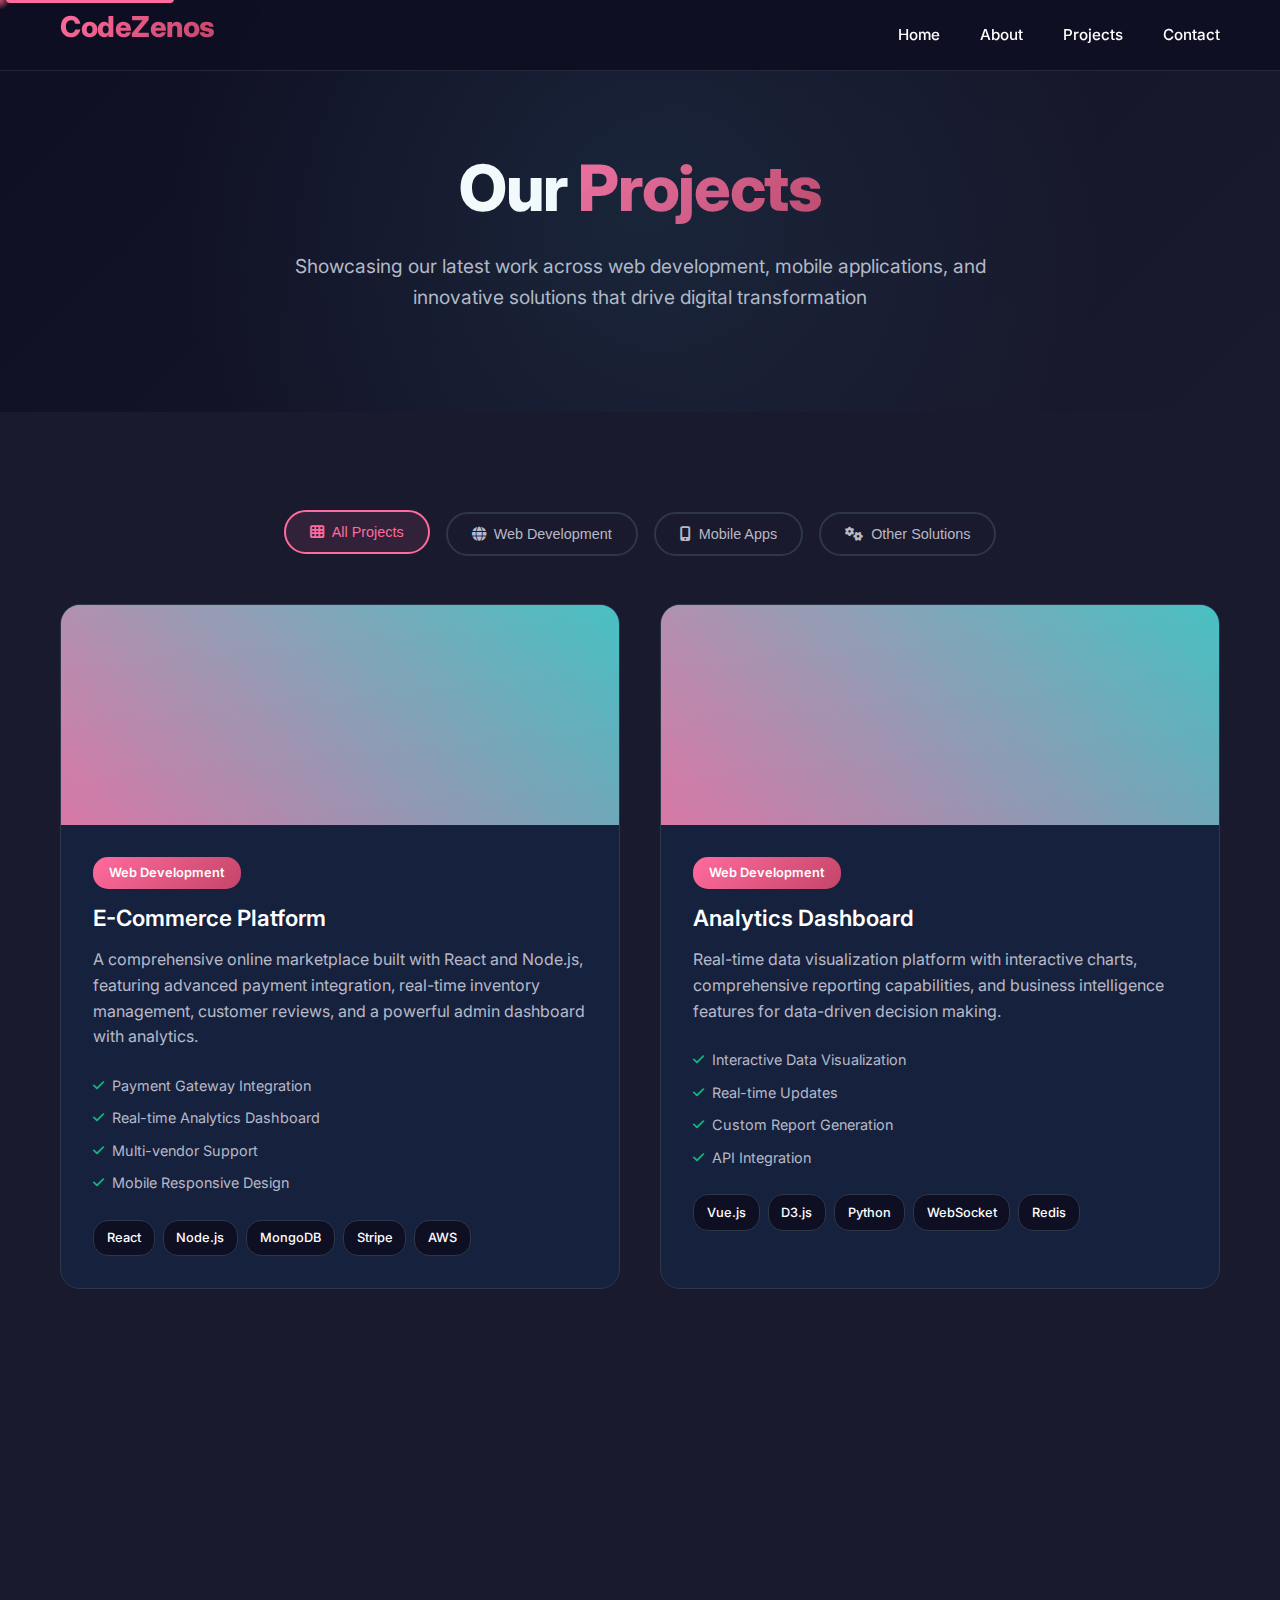
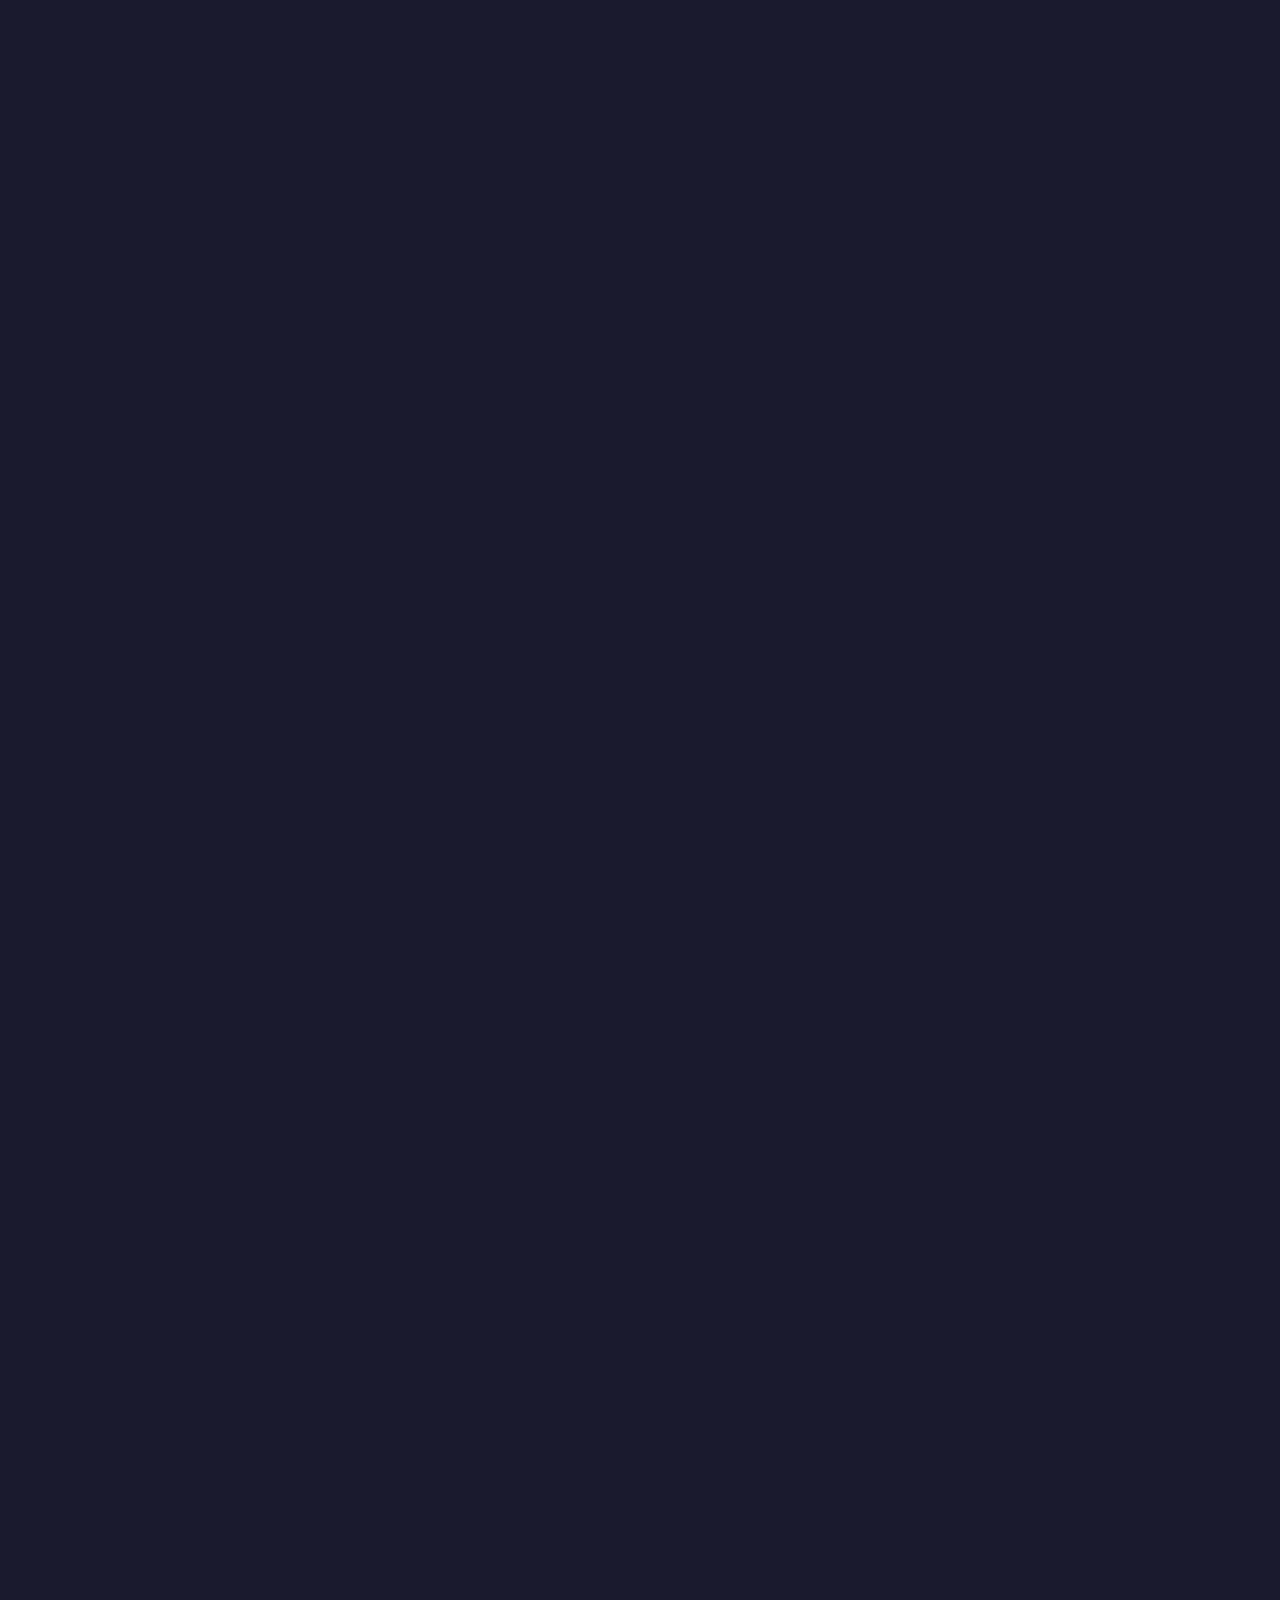
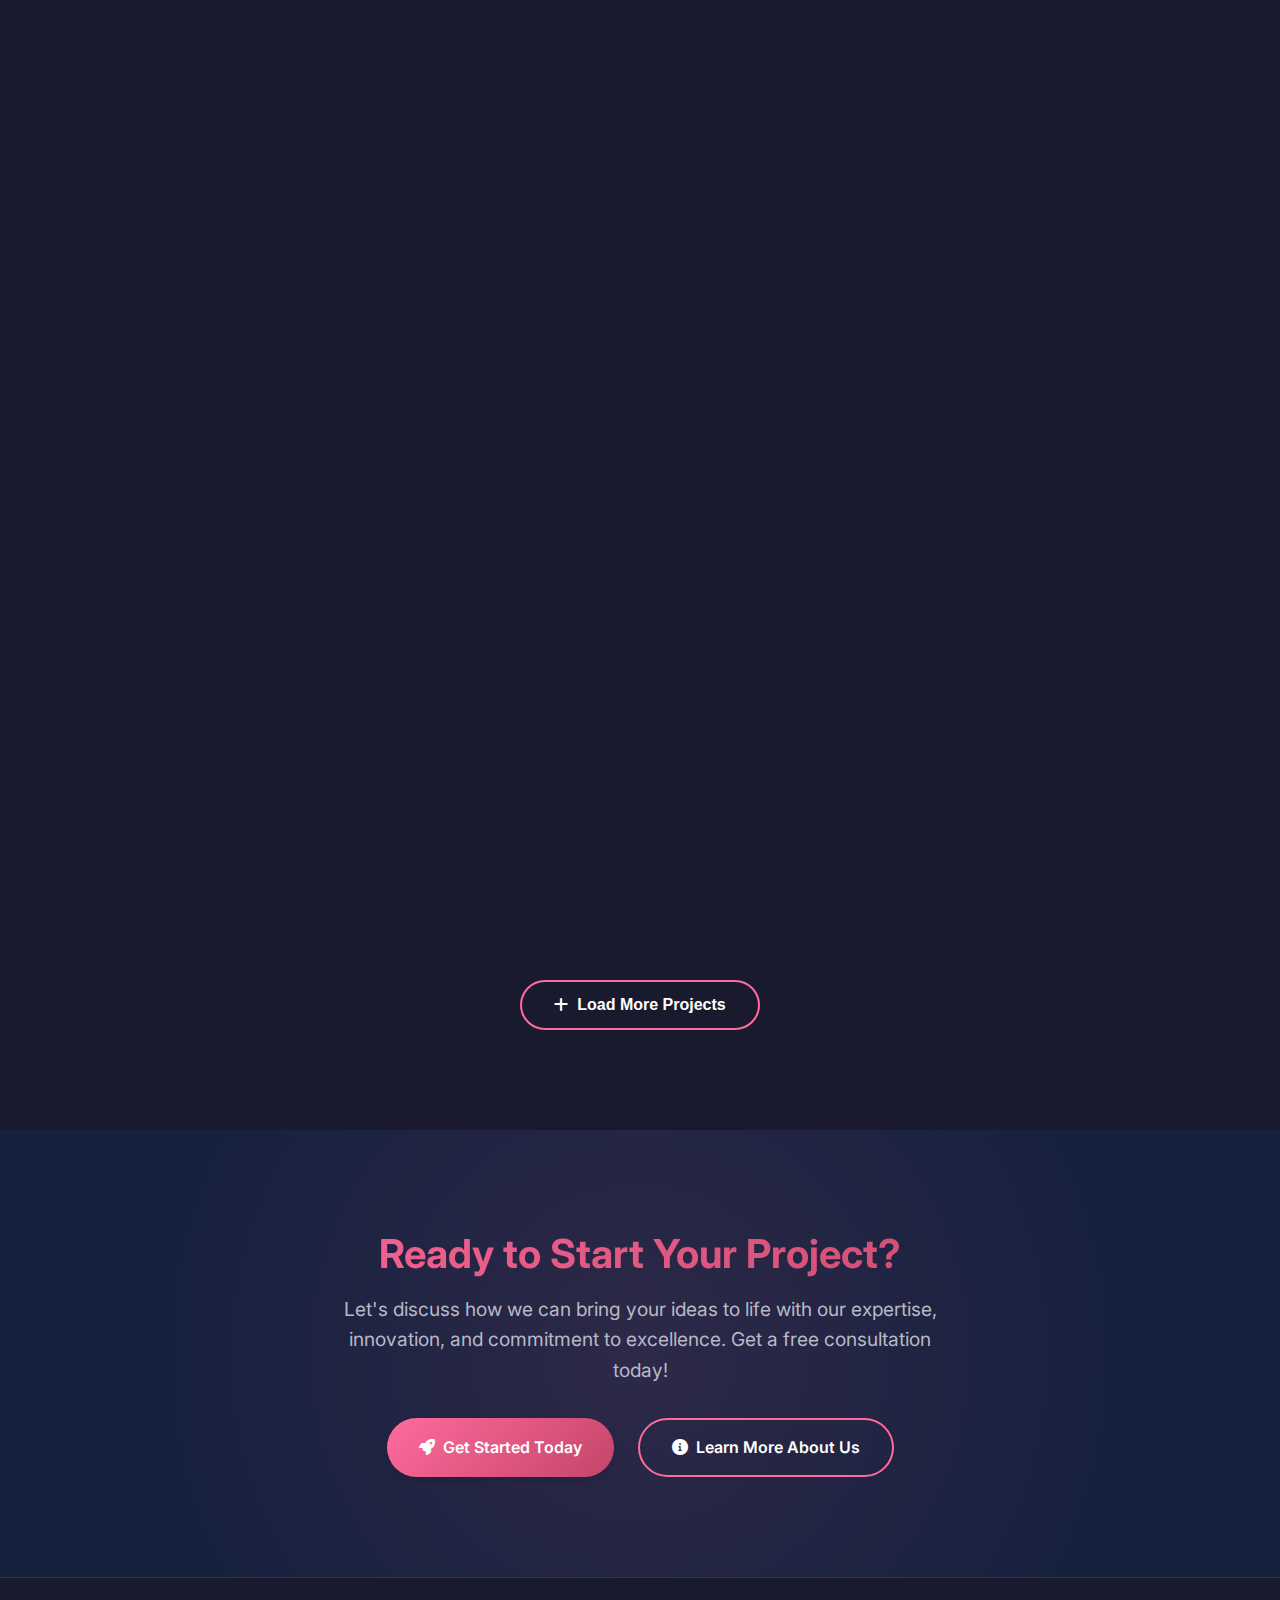
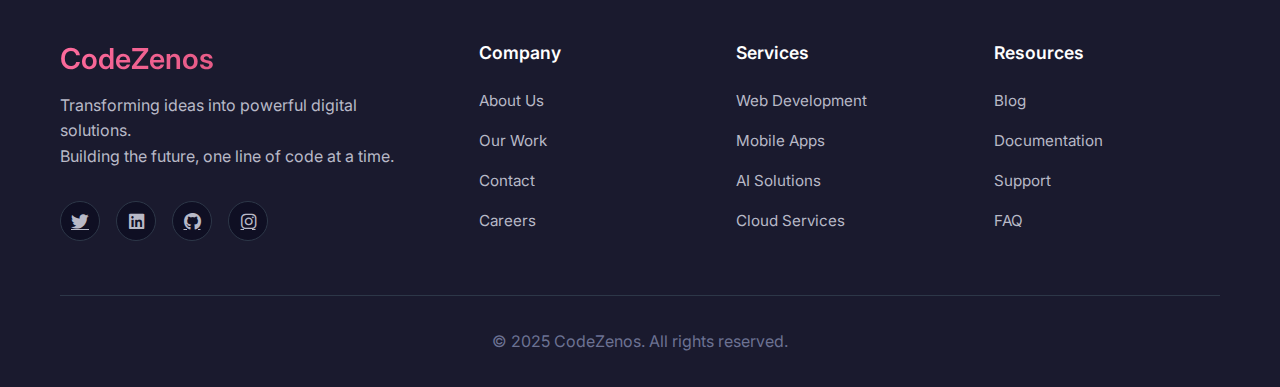
<file: projects.html>
<!DOCTYPE html>
<html lang="en">
<head>
    <meta charset="UTF-8">
    <meta name="viewport" content="width=device-width, initial-scale=1.0">
    <title>Projects - CodeZenos</title>
    <link rel="stylesheet" href="styles.css">
    <link href="https://fonts.googleapis.com/css2?family=Inter:wght@300;400;500;600;700;800&display=swap" rel="stylesheet">
    <link rel="stylesheet" href="https://cdnjs.cloudflare.com/ajax/libs/font-awesome/6.0.0/css/all.min.css">
</head>
<body>
    <!-- Navigation -->
    <nav class="navbar" id="navbar">
        <div class="nav-container">
            <div class="nav-logo">
                <h2>CodeZenos</h2>
            </div>
            <ul class="nav-menu" id="nav-menu">
                <li class="nav-item">
                    <a href="index.html" class="nav-link">Home</a>
                </li>
                <li class="nav-item">
                    <a href="about.html" class="nav-link">About</a>
                </li>
                <li class="nav-item">
                    <a href="projects.html" class="nav-link active">Projects</a>
                </li>
                <li class="nav-item">
                    <a href="contact.html" class="nav-link">Contact</a>
                </li>
            </ul>
            <div class="hamburger" id="hamburger">
                <span class="bar"></span>
                <span class="bar"></span>
                <span class="bar"></span>
            </div>
        </div>
    </nav>

    <!-- Projects Hero -->
    <section class="page-hero">
        <div class="container">
            <h1 class="page-title">Our <span class="gradient-text">Projects</span></h1>
            <p class="page-subtitle">Showcasing our latest work across web development, mobile applications, and innovative solutions that drive digital transformation</p>
        </div>
    </section>

    <!-- Projects Section -->
    <section class="projects">
        <div class="container">
            <div class="project-filters">
                <button class="filter-btn active" data-filter="all">
                    <i class="fas fa-th"></i>
                    All Projects
                </button>
                <button class="filter-btn" data-filter="web">
                    <i class="fas fa-globe"></i>
                    Web Development
                </button>
                <button class="filter-btn" data-filter="mobile">
                    <i class="fas fa-mobile-alt"></i>
                    Mobile Apps
                </button>
                <button class="filter-btn" data-filter="other">
                    <i class="fas fa-cogs"></i>
                    Other Solutions
                </button>
            </div>
            
            <div class="projects-grid" id="projectsGrid">
                <!-- Web Development Projects -->
                <div class="project-card" data-category="web">
                    <div class="project-image">
                        <div class="project-overlay">
                            <a href="#" class="project-link" title="View Live Demo">
                                <i class="fas fa-external-link-alt"></i>
                            </a>
                            <a href="#" class="project-link" title="View Source Code">
                                <i class="fab fa-github"></i>
                            </a>
                        </div>
                    </div>
                    <div class="project-info">
                        <div class="project-category">Web Development</div>
                        <h3>E-Commerce Platform</h3>
                        <p>A comprehensive online marketplace built with React and Node.js, featuring advanced payment integration, real-time inventory management, customer reviews, and a powerful admin dashboard with analytics.</p>
                        <div class="project-features">
                            <span><i class="fas fa-check"></i> Payment Gateway Integration</span>
                            <span><i class="fas fa-check"></i> Real-time Analytics Dashboard</span>
                            <span><i class="fas fa-check"></i> Multi-vendor Support</span>
                            <span><i class="fas fa-check"></i> Mobile Responsive Design</span>
                        </div>
                        <div class="project-tech">
                            <span>React</span>
                            <span>Node.js</span>
                            <span>MongoDB</span>
                            <span>Stripe</span>
                            <span>AWS</span>
                        </div>
                    </div>
                </div>

                <div class="project-card" data-category="web">
                    <div class="project-image">
                        <div class="project-overlay">
                            <a href="#" class="project-link" title="View Live Demo">
                                <i class="fas fa-external-link-alt"></i>
                            </a>
                            <a href="#" class="project-link" title="View Source Code">
                                <i class="fab fa-github"></i>
                            </a>
                        </div>
                    </div>
                    <div class="project-info">
                        <div class="project-category">Web Development</div>
                        <h3>Analytics Dashboard</h3>
                        <p>Real-time data visualization platform with interactive charts, comprehensive reporting capabilities, and business intelligence features for data-driven decision making.</p>
                        <div class="project-features">
                            <span><i class="fas fa-check"></i> Interactive Data Visualization</span>
                            <span><i class="fas fa-check"></i> Real-time Updates</span>
                            <span><i class="fas fa-check"></i> Custom Report Generation</span>
                            <span><i class="fas fa-check"></i> API Integration</span>
                        </div>
                        <div class="project-tech">
                            <span>Vue.js</span>
                            <span>D3.js</span>
                            <span>Python</span>
                            <span>WebSocket</span>
                            <span>Redis</span>
                        </div>
                    </div>
                </div>

                <div class="project-card" data-category="web">
                    <div class="project-image">
                        <div class="project-overlay">
                            <a href="#" class="project-link" title="View Live Demo">
                                <i class="fas fa-external-link-alt"></i>
                            </a>
                            <a href="#" class="project-link" title="View Source Code">
                                <i class="fab fa-github"></i>
                            </a>
                        </div>
                    </div>
                    <div class="project-info">
                        <div class="project-category">Web Development</div>
                        <h3>Learning Management System</h3>
                        <p>Comprehensive educational platform with course management, video streaming, progress tracking, assignments, and certification system for online learning.</p>
                        <div class="project-features">
                            <span><i class="fas fa-check"></i> HD Video Streaming</span>
                            <span><i class="fas fa-check"></i> Progress Tracking</span>
                            <span><i class="fas fa-check"></i> Interactive Assignments</span>
                            <span><i class="fas fa-check"></i> Digital Certification</span>
                        </div>
                        <div class="project-tech">
                            <span>Angular</span>
                            <span>Express.js</span>
                            <span>PostgreSQL</span>
                            <span>AWS S3</span>
                            <span>WebRTC</span>
                        </div>
                    </div>
                </div>

                <!-- Mobile Applications -->
                <div class="project-card" data-category="mobile">
                    <div class="project-image">
                        <div class="project-overlay">
                            <a href="#" class="project-link" title="Download from App Store">
                                <i class="fab fa-app-store"></i>
                            </a>
                            <a href="#" class="project-link" title="Download from Google Play">
                                <i class="fab fa-google-play"></i>
                            </a>
                        </div>
                    </div>
                    <div class="project-info">
                        <div class="project-category">Mobile Application</div>
                        <h3>Task Management App</h3>
                        <p>A comprehensive productivity app with real-time collaboration, cloud synchronization, project management features, time tracking, and team communication tools.</p>
                        <div class="project-features">
                            <span><i class="fas fa-check"></i> Real-time Team Collaboration</span>
                            <span><i class="fas fa-check"></i> Cloud Synchronization</span>
                            <span><i class="fas fa-check"></i> Offline Mode Support</span>
                            <span><i class="fas fa-check"></i> Time Tracking & Analytics</span>
                        </div>
                        <div class="project-tech">
                            <span>React Native</span>
                            <span>Firebase</span>
                            <span>Redux</span>
                            <span>Push Notifications</span>
                            <span>SQLite</span>
                        </div>
                    </div>
                </div>

                <div class="project-card" data-category="mobile">
                    <div class="project-image">
                        <div class="project-overlay">
                            <a href="#" class="project-link" title="Download from App Store">
                                <i class="fab fa-app-store"></i>
                            </a>
                            <a href="#" class="project-link" title="Download from Google Play">
                                <i class="fab fa-google-play"></i>
                            </a>
                        </div>
                    </div>
                    <div class="project-info">
                        <div class="project-category">Mobile Application</div>
                        <h3>Fitness Tracking App</h3>
                        <p>Comprehensive fitness app with workout tracking, nutrition monitoring, social features, personal trainer integration, and health data synchronization.</p>
                        <div class="project-features">
                            <span><i class="fas fa-check"></i> Workout Planning & Tracking</span>
                            <span><i class="fas fa-check"></i> Nutrition Monitoring</span>
                            <span><i class="fas fa-check"></i> Social Fitness Community</span>
                            <span><i class="fas fa-check"></i> Wearable Device Integration</span>
                        </div>
                        <div class="project-tech">
                            <span>Flutter</span>
                            <span>Dart</span>
                            <span>SQLite</span>
                            <span>Health APIs</span>
                            <span>Machine Learning</span>
                        </div>
                    </div>
                </div>

                <div class="project-card" data-category="mobile">
                    <div class="project-image">
                        <div class="project-overlay">
                            <a href="#" class="project-link" title="Download from App Store">
                                <i class="fab fa-app-store"></i>
                            </a>
                            <a href="#" class="project-link" title="Download from Google Play">
                                <i class="fab fa-google-play"></i>
                            </a>
                        </div>
                    </div>
                    <div class="project-info">
                        <div class="project-category">Mobile Application</div>
                        <h3>Food Delivery App</h3>
                        <p>Complete food delivery solution with restaurant management, real-time tracking, payment integration, ratings system, and delivery optimization algorithms.</p>
                        <div class="project-features">
                            <span><i class="fas fa-check"></i> Real-time Order Tracking</span>
                            <span><i class="fas fa-check"></i> Multiple Payment Options</span>
                            <span><i class="fas fa-check"></i> Restaurant Management</span>
                            <span><i class="fas fa-check"></i> Delivery Route Optimization</span>
                        </div>
                        <div class="project-tech">
                            <span>React Native</span>
                            <span>Node.js</span>
                            <span>MongoDB</span>
                            <span>Google Maps API</span>
                            <span>Socket.io</span>
                        </div>
                    </div>
                </div>

                <!-- Other Solutions -->
                <div class="project-card" data-category="other">
                    <div class="project-image">
                        <div class="project-overlay">
                            <a href="#" class="project-link" title="View Demo">
                                <i class="fas fa-external-link-alt"></i>
                            </a>
                            <a href="#" class="project-link" title="View Source Code">
                                <i class="fab fa-github"></i>
                            </a>
                        </div>
                    </div>
                    <div class="project-info">
                        <div class="project-category">AI Solution</div>
                        <h3>AI Chatbot Platform</h3>
                        <p>Intelligent customer service bot with natural language processing, machine learning capabilities, sentiment analysis, and multi-language support for enterprise communication.</p>
                        <div class="project-features">
                            <span><i class="fas fa-check"></i> Natural Language Processing</span>
                            <span><i class="fas fa-check"></i> Multi-language Support</span>
                            <span><i class="fas fa-check"></i> Sentiment Analysis</span>
                            <span><i class="fas fa-check"></i> Learning Algorithms</span>
                        </div>
                        <div class="project-tech">
                            <span>Python</span>
                            <span>TensorFlow</span>
                            <span>FastAPI</span>
                            <span>NLP</span>
                            <span>MongoDB</span>
                        </div>
                    </div>
                </div>

                <div class="project-card" data-category="other">
                    <div class="project-image">
                        <div class="project-overlay">
                            <a href="#" class="project-link" title="View Demo">
                                <i class="fas fa-external-link-alt"></i>
                            </a>
                            <a href="#" class="project-link" title="View Source Code">
                                <i class="fab fa-github"></i>
                            </a>
                        </div>
                    </div>
                    <div class="project-info">
                        <div class="project-category">Blockchain Solution</div>
                        <h3>Smart Contract Platform</h3>
                        <p>Decentralized application for secure transactions and automated contract execution on blockchain with wallet integration and cryptocurrency support.</p>
                        <div class="project-features">
                            <span><i class="fas fa-check"></i> Smart Contract Automation</span>
                            <span><i class="fas fa-check"></i> Secure Transactions</span>
                            <span><i class="fas fa-check"></i> Wallet Integration</span>
                            <span><i class="fas fa-check"></i> Multi-currency Support</span>
                        </div>
                        <div class="project-tech">
                            <span>Solidity</span>
                            <span>Web3.js</span>
                            <span>Ethereum</span>
                            <span>IPFS</span>
                            <span>MetaMask</span>
                        </div>
                    </div>
                </div>

                <div class="project-card" data-category="other">
                    <div class="project-image">
                        <div class="project-overlay">
                            <a href="#" class="project-link" title="View Demo">
                                <i class="fas fa-external-link-alt"></i>
                            </a>
                            <a href="#" class="project-link" title="View Source Code">
                                <i class="fab fa-github"></i>
                            </a>
                        </div>
                    </div>
                    <div class="project-info">
                        <div class="project-category">IoT Solution</div>
                        <h3>Smart Home System</h3>
                        <p>Integrated IoT platform for home automation with mobile control, energy monitoring, security features, and voice command integration.</p>
                        <div class="project-features">
                            <span><i class="fas fa-check"></i> Complete Home Automation</span>
                            <span><i class="fas fa-check"></i> Energy Monitoring</span>
                            <span><i class="fas fa-check"></i> Mobile & Voice Control</span>
                            <span><i class="fas fa-check"></i> Security Integration</span>
                        </div>
                        <div class="project-tech">
                            <span>Arduino</span>
                            <span>Raspberry Pi</span>
                            <span>MQTT</span>
                            <span>IoT Cloud</span>
                            <span>Alexa Skills</span>
                        </div>
                    </div>
                </div>
            </div>

            <div class="load-more-section">
                <button class="btn btn-secondary" id="loadMoreBtn">
                    <i class="fas fa-plus"></i>
                    Load More Projects
                </button>
            </div>
        </div>
    </section>

    <!-- CTA Section -->
    <section class="cta-section">
        <div class="container">
            <div class="cta-content">
                <div class="cta-text">
                    <h2>Ready to Start Your Project?</h2>
                    <p>Let's discuss how we can bring your ideas to life with our expertise, innovation, and commitment to excellence. Get a free consultation today!</p>
                </div>
                <div class="cta-buttons">
                    <a href="contact.html" class="btn btn-primary">
                        <i class="fas fa-rocket"></i>
                        Get Started Today
                    </a>
                    <a href="about.html" class="btn btn-secondary">
                        <i class="fas fa-info-circle"></i>
                        Learn More About Us
                    </a>
                </div>
            </div>
        </div>
    </section>

    <!-- Footer -->
    <footer class="footer">
        <div class="container">
            <div class="footer-content">
                <div class="footer-brand">
                    <h3>CodeZenos</h3>
                    <p>Transforming ideas into powerful digital solutions.<br>Building the future, one line of code at a time.</p>
                    <div class="social-links">
                        <a href="#" title="Twitter"><i class="fab fa-twitter"></i></a>
                        <a href="#" title="LinkedIn"><i class="fab fa-linkedin"></i></a>
                        <a href="#" title="GitHub"><i class="fab fa-github"></i></a>
                        <a href="#" title="Instagram"><i class="fab fa-instagram"></i></a>
                    </div>
                </div>
                <div class="footer-links">
                    <div class="footer-section">
                        <h4>Company</h4>
                        <ul>
                            <li><a href="about.html">About Us</a></li>
                            <li><a href="projects.html">Our Work</a></li>
                            <li><a href="contact.html">Contact</a></li>
                            <li><a href="#">Careers</a></li>
                        </ul>
                    </div>
                    <div class="footer-section">
                        <h4>Services</h4>
                        <ul>
                            <li><a href="projects.html">Web Development</a></li>
                            <li><a href="projects.html">Mobile Apps</a></li>
                            <li><a href="projects.html">AI Solutions</a></li>
                            <li><a href="projects.html">Cloud Services</a></li>
                        </ul>
                    </div>
                    <div class="footer-section">
                        <h4>Resources</h4>
                        <ul>
                            <li><a href="#">Blog</a></li>
                            <li><a href="#">Documentation</a></li>
                            <li><a href="contact.html">Support</a></li>
                            <li><a href="#">FAQ</a></li>
                        </ul>
                    </div>
                </div>
            </div>
            <div class="footer-bottom">
                <p>&copy; 2025 CodeZenos. All rights reserved.</p>
            </div>
        </div>
    </footer>

    <script src="script.js"></script>
</body>
</html>
</file>
<file: styles.css>
/* Enhanced styles.css with polished animations and UI */
:root {
    --primary-color: #ff6b9d;
    --secondary-color: #4ecdc4;
    --accent-color: #45b7d1;
    --bg-primary: #0f0f23;
    --bg-secondary: #1a1a2e;
    --bg-tertiary: #16213e;
    --bg-quaternary: #252544;
    --text-primary: #ffffff;
    --text-secondary: #b8b9c7;
    --text-muted: #6c7293;
    --border-color: #2d3748;
    --hover-color: #2a2d3a;
    --success-color: #10b981;
    --warning-color: #f59e0b;
    --error-color: #ef4444;
    --gradient-1: linear-gradient(135deg, #ff6b9d, #c44569);
    --gradient-2: linear-gradient(135deg, #4ecdc4, #44a08d);
    --gradient-3: linear-gradient(135deg, #45b7d1, #2980b9);
    --gradient-4: linear-gradient(135deg, #667eea, #764ba2);
    --shadow-light: 0 4px 6px rgba(0, 0, 0, 0.1);
    --shadow-medium: 0 10px 25px rgba(0, 0, 0, 0.2);
    --shadow-heavy: 0 20px 40px rgba(0, 0, 0, 0.3);
    --transition-fast: 0.2s ease;
    --transition-medium: 0.3s ease;
    --transition-slow: 0.5s ease;
}

* {
    margin: 0;
    padding: 0;
    box-sizing: border-box;
}

*::before,
*::after {
    box-sizing: border-box;
}

html {
    scroll-behavior: smooth;
    font-size: 16px;
}

body {
    font-family: 'Inter', -apple-system, BlinkMacSystemFont, 'Segoe UI', Roboto, sans-serif;
    background-color: var(--bg-primary);
    color: var(--text-primary);
    line-height: 1.7;
    overflow-x: hidden;
    -webkit-font-smoothing: antialiased;
    -moz-osx-font-smoothing: grayscale;
}

.container {
    max-width: 1200px;
    margin: 0 auto;
    padding: 0 20px;
}

/* Enhanced Typography */
h1, h2, h3, h4, h5, h6 {
    font-weight: 600;
    line-height: 1.2;
    margin-bottom: 1rem;
}

.section-header {
    text-align: center;
    margin-bottom: 4rem;
    animation: fadeInUp 0.8s ease;
}

.section-title {
    font-size: 2.5rem;
    font-weight: 700;
    margin-bottom: 1rem;
    background: var(--gradient-2);
    -webkit-background-clip: text;
    -webkit-text-fill-color: transparent;
    background-clip: text;
    position: relative;
}

.section-title::after {
    content: '';
    position: absolute;
    bottom: -10px;
    left: 50%;
    transform: translateX(-50%);
    width: 60px;
    height: 3px;
    background: var(--gradient-1);
    border-radius: 2px;
}

.section-subtitle {
    font-size: 1.1rem;
    color: var(--text-secondary);
    max-width: 600px;
    margin: 0 auto;
    line-height: 1.6;
}

/* Enhanced Navigation */
.navbar {
    position: fixed;
    top: 0;
    width: 100%;
    background: rgba(15, 15, 35, 0.95);
    backdrop-filter: blur(20px);
    border-bottom: 1px solid rgba(255, 255, 255, 0.1);
    z-index: 1000;
    transition: all var(--transition-medium);
}

.navbar.scrolled {
    background: rgba(15, 15, 35, 0.98);
    box-shadow: var(--shadow-medium);
    border-bottom: 1px solid var(--border-color);
}

.nav-container {
    max-width: 1200px;
    margin: 0 auto;
    padding: 0 20px;
    display: flex;
    justify-content: space-between;
    align-items: center;
    height: 70px;
}

.nav-logo h2 {
    background: var(--gradient-1);
    -webkit-background-clip: text;
    -webkit-text-fill-color: transparent;
    font-size: 1.8rem;
    font-weight: 800;
    letter-spacing: -0.5px;
}

.nav-menu {
    display: flex;
    list-style: none;
    gap: 2.5rem;
}

.nav-link {
    color: var(--text-primary);
    text-decoration: none;
    font-weight: 500;
    font-size: 0.95rem;
    transition: all var(--transition-medium);
    position: relative;
    padding: 0.5rem 0;
}

.nav-link::after {
    content: '';
    position: absolute;
    bottom: 0;
    left: 0;
    width: 0;
    height: 2px;
    background: var(--gradient-1);
    transition: width var(--transition-medium);
}

.nav-link:hover,
.nav-link.active {
    color: var(--primary-color);
}

.nav-link:hover::after,
.nav-link.active::after {
    width: 100%;
}

.hamburger {
    display: none;
    flex-direction: column;
    cursor: pointer;
    padding: 5px;
}

.bar {
    width: 25px;
    height: 3px;
    background-color: var(--text-primary);
    margin: 3px 0;
    transition: var(--transition-medium);
    border-radius: 2px;
}

.hamburger.active .bar:nth-child(2) {
    opacity: 0;
}

.hamburger.active .bar:nth-child(1) {
    transform: translateY(9px) rotate(45deg);
}

.hamburger.active .bar:nth-child(3) {
    transform: translateY(-9px) rotate(-45deg);
}

/* Enhanced Hero Section */
.hero {
    padding-top: 120px;
    padding-bottom: 100px;
    background: linear-gradient(135deg, var(--bg-primary) 0%, var(--bg-secondary) 100%);
    position: relative;
    overflow: hidden;
}

.hero::before {
    content: '';
    position: absolute;
    top: 0;
    left: 0;
    right: 0;
    bottom: 0;
    background: radial-gradient(circle at 30% 20%, rgba(255, 107, 157, 0.1) 0%, transparent 50%),
                radial-gradient(circle at 70% 80%, rgba(78, 205, 196, 0.1) 0%, transparent 50%);
    pointer-events: none;
}

.hero-container {
    max-width: 1200px;
    margin: 0 auto;
    padding: 0 20px;
    display: grid;
    grid-template-columns: 1fr 1fr;
    gap: 4rem;
    align-items: center;
    min-height: 80vh;
    position: relative;
    z-index: 1;
}

.hero-content {
    animation: slideInLeft 1s ease-out;
}

.hero-title {
    font-size: clamp(2.5rem, 5vw, 4rem);
    font-weight: 800;
    margin-bottom: 1.5rem;
    line-height: 1.1;
    letter-spacing: -0.02em;
}

.gradient-text {
    background: var(--gradient-1);
    -webkit-background-clip: text;
    -webkit-text-fill-color: transparent;
    background-clip: text;
}

.hero-subtitle {
    font-size: 1.2rem;
    color: var(--text-secondary);
    margin-bottom: 2.5rem;
    max-width: 500px;
    line-height: 1.6;
}

.hero-buttons {
    display: flex;
    gap: 1.5rem;
    margin-bottom: 3rem;
    flex-wrap: wrap;
}

.btn {
    display: inline-flex;
    align-items: center;
    gap: 0.5rem;
    padding: 14px 32px;
    border-radius: 50px;
    text-decoration: none;
    font-weight: 600;
    font-size: 1rem;
    transition: all var(--transition-medium);
    border: none;
    cursor: pointer;
    position: relative;
    overflow: hidden;
}

.btn::before {
    content: '';
    position: absolute;
    top: 0;
    left: -100%;
    width: 100%;
    height: 100%;
    background: linear-gradient(90deg, transparent, rgba(255, 255, 255, 0.2), transparent);
    transition: left 0.5s;
}

.btn:hover::before {
    left: 100%;
}

.btn-primary {
    background: var(--gradient-1);
    color: white;
    box-shadow: var(--shadow-light);
}

.btn-primary:hover {
    transform: translateY(-3px);
    box-shadow: 0 15px 35px rgba(255, 107, 157, 0.4);
}

.btn-secondary {
    background: transparent;
    color: var(--text-primary);
    border: 2px solid var(--primary-color);
}

.btn-secondary:hover {
    background: var(--primary-color);
    transform: translateY(-3px);
    box-shadow: var(--shadow-medium);
}

.hero-visual {
    position: relative;
    height: 500px;
    animation: slideInRight 1s ease-out;
}

.floating-card {
    position: absolute;
    background: rgba(26, 26, 46, 0.8);
    backdrop-filter: blur(20px);
    border: 1px solid rgba(255, 255, 255, 0.1);
    border-radius: 20px;
    padding: 2rem;
    animation: float 6s ease-in-out infinite;
    transition: all var(--transition-medium);
    cursor: pointer;
}

.floating-card:hover {
    transform: translateY(-10px) scale(1.05);
    box-shadow: var(--shadow-heavy);
    border-color: var(--primary-color);
}

.floating-card:nth-child(1) {
    top: 10%;
    left: 5%;
    animation-delay: 0s;
}

.floating-card:nth-child(2) {
    top: 45%;
    right: 5%;
    animation-delay: 2s;
}

.floating-card:nth-child(3) {
    bottom: 15%;
    left: 15%;
    animation-delay: 4s;
}

.card-content {
    text-align: center;
}

.card-content i {
    font-size: 3rem;
    background: var(--gradient-2);
    -webkit-background-clip: text;
    -webkit-text-fill-color: transparent;
    margin-bottom: 1rem;
    display: block;
}

.card-content h3 {
    font-size: 1.2rem;
    color: var(--text-primary);
    margin-bottom: 0.5rem;
}

.card-content p {
    font-size: 0.9rem;
    color: var(--text-secondary);
}

/* Page Hero */
.page-hero {
    padding: 150px 0 100px;
    background: linear-gradient(135deg, var(--bg-primary) 0%, var(--bg-secondary) 100%);
    text-align: center;
    position: relative;
    overflow: hidden;
}

.page-hero::before {
    content: '';
    position: absolute;
    top: 0;
    left: 0;
    right: 0;
    bottom: 0;
    background: radial-gradient(circle at 50% 50%, rgba(69, 183, 209, 0.1) 0%, transparent 70%);
    pointer-events: none;
}

.page-title {
    font-size: clamp(2.5rem, 6vw, 4rem);
    font-weight: 800;
    margin-bottom: 1.5rem;
    letter-spacing: -0.02em;
}

.page-subtitle {
    font-size: 1.2rem;
    color: var(--text-secondary);
    max-width: 700px;
    margin: 0 auto;
    line-height: 1.6;
}

/* Enhanced Objectives Section */
.objectives {
    padding: 100px 0;
    background: var(--bg-secondary);
    position: relative;
}

.objectives-grid {
    display: grid;
    grid-template-columns: repeat(auto-fit, minmax(300px, 1fr));
    gap: 2rem;
    margin-top: 3rem;
}

.objective-card {
    background: var(--bg-tertiary);
    border: 1px solid var(--border-color);
    border-radius: 20px;
    padding: 2.5rem;
    text-align: center;
    transition: all var(--transition-medium);
    position: relative;
    overflow: hidden;
    cursor: pointer;
}

.objective-card::before {
    content: '';
    position: absolute;
    top: 0;
    left: -100%;
    width: 100%;
    height: 100%;
    background: linear-gradient(90deg, transparent, rgba(255, 107, 157, 0.1), transparent);
    transition: left 0.8s;
}

.objective-card:hover::before {
    left: 100%;
}

.objective-card:hover {
    transform: translateY(-10px);
    box-shadow: var(--shadow-heavy);
    border-color: var(--primary-color);
}

.objective-icon {
    width: 80px;
    height: 80px;
    background: var(--gradient-3);
    border-radius: 50%;
    display: flex;
    align-items: center;
    justify-content: center;
    margin: 0 auto 1.5rem;
    font-size: 2rem;
    color: white;
    transition: all var(--transition-medium);
}

.objective-card:hover .objective-icon {
    transform: scale(1.1) rotate(10deg);
}

.objective-card h3 {
    font-size: 1.5rem;
    margin-bottom: 1rem;
    color: var(--text-primary);
}

.objective-card p {
    color: var(--text-secondary);
    line-height: 1.6;
    margin-bottom: 1.5rem;
}

.card-number {
    position: absolute;
    top: 20px;
    right: 20px;
    width: 40px;
    height: 40px;
    background: var(--gradient-1);
    border-radius: 50%;
    display: flex;
    align-items: center;
    justify-content: center;
    font-weight: 700;
    font-size: 1.2rem;
    color: white;
}

/* Enhanced Skills Section */
.skills-section {
    padding: 100px 0;
    background: var(--bg-primary);
}

.skills-grid {
    display: grid;
    grid-template-columns: repeat(auto-fit, minmax(320px, 1fr));
    gap: 2rem;
    margin-top: 3rem;
}

.skill-card {
    background: var(--bg-secondary);
    border: 1px solid var(--border-color);
    border-radius: 20px;
    padding: 2.5rem;
    text-align: center;
    transition: all var(--transition-medium);
    position: relative;
    overflow: hidden;
}

.skill-card:hover {
    transform: translateY(-10px);
    box-shadow: var(--shadow-heavy);
    border-color: var(--secondary-color);
}

.skill-icon {
    font-size: 3.5rem;
    margin-bottom: 1.5rem;
    background: var(--gradient-3);
    -webkit-background-clip: text;
    -webkit-text-fill-color: transparent;
    transition: all var(--transition-medium);
}

.skill-card:hover .skill-icon {
    transform: scale(1.1);
}

.skill-card h3 {
    font-size: 1.5rem;
    margin-bottom: 1rem;
    color: var(--text-primary);
}

.skill-card p {
    color: var(--text-secondary);
    margin-bottom: 2rem;
    line-height: 1.6;
}

.skill-progress {
    width: 100%;
    height: 8px;
    background: var(--bg-tertiary);
    border-radius: 4px;
    overflow: hidden;
    margin-bottom: 1.5rem;
}

.progress-bar {
    height: 100%;
    background: var(--gradient-2);
    border-radius: 4px;
    width: 0;
    transition: width 2s ease;
    position: relative;
}

.progress-text {
    position: absolute;
    right: 10px;
    top: -25px;
    font-size: 0.8rem;
    font-weight: 600;
    color: var(--text-primary);
}

.skill-tags {
    display: flex;
    gap: 0.5rem;
    justify-content: center;
    flex-wrap: wrap;
}

.skill-tags span {
    background: var(--bg-quaternary);
    color: var(--text-primary);
    padding: 0.4rem 0.8rem;
    border-radius: 15px;
    font-size: 0.8rem;
    font-weight: 500;
    border: 1px solid var(--border-color);
}

/* Why Choose Us Section */
.why-choose-us {
    padding: 100px 0;
    background: var(--bg-tertiary);
}

.features-grid {
    display: grid;
    grid-template-columns: repeat(auto-fit, minmax(250px, 1fr));
    gap: 2rem;
    margin-top: 3rem;
}

.feature-item {
    text-align: center;
    padding: 2rem;
    transition: all var(--transition-medium);
}

.feature-item:hover {
    transform: translateY(-5px);
}

.feature-icon {
    width: 60px;
    height: 60px;
    background: var(--gradient-4);
    border-radius: 50%;
    display: flex;
    align-items: center;
    justify-content: center;
    margin: 0 auto 1rem;
    font-size: 1.5rem;
    color: white;
}

.feature-item h4 {
    font-size: 1.2rem;
    margin-bottom: 0.5rem;
    color: var(--text-primary);
}

.feature-item p {
    color: var(--text-secondary);
    font-size: 0.9rem;
}

/* Enhanced About Section */
.about {
    padding: 100px 0;
    background: var(--bg-primary);
}

.about-content {
    display: grid;
    grid-template-columns: 1fr 1fr;
    gap: 4rem;
    align-items: start;
    margin-bottom: 6rem;
}

.about-description {
    font-size: 1.1rem;
    color: var(--text-secondary);
    margin-bottom: 2rem;
    line-height: 1.7;
}

.stats-grid {
    display: grid;
    grid-template-columns: repeat(2, 1fr);
    gap: 2rem;
    margin-top: 3rem;
}

.stat-item {
    text-align: center;
    padding: 1.5rem;
    background: var(--bg-secondary);
    border-radius: 15px;
    border: 1px solid var(--border-color);
    transition: all var(--transition-medium);
}

.stat-item:hover {
    transform: translateY(-5px);
    box-shadow: var(--shadow-medium);
}

.stat-number {
    font-size: 3rem;
    font-weight: 800;
    background: var(--gradient-1);
    -webkit-background-clip: text;
    -webkit-text-fill-color: transparent;
    margin-bottom: 0.5rem;
    display: block;
}

.stat-item p {
    color: var(--text-secondary);
    font-weight: 500;
    font-size: 0.9rem;
}

.about-visual {
    display: flex;
    flex-direction: column;
    gap: 2rem;
}

.about-card {
    background: var(--bg-secondary);
    border: 1px solid var(--border-color);
    border-radius: 20px;
    padding: 2.5rem;
    text-align: center;
    transition: all var(--transition-medium);
    position: relative;
    overflow: hidden;
}

.about-card:hover {
    transform: translateY(-5px);
    box-shadow: var(--shadow-medium);
    border-color: var(--secondary-color);
}

.card-icon {
    width: 60px;
    height: 60px;
    background: var(--gradient-2);
    border-radius: 50%;
    display: flex;
    align-items: center;
    justify-content: center;
    margin: 0 auto 1rem;
    font-size: 1.5rem;
    color: white;
}

.about-card h3 {
    font-size: 1.3rem;
    margin-bottom: 1rem;
    color: var(--text-primary);
}

.about-card p {
    color: var(--text-secondary);
    line-height: 1.6;
}

/* Enhanced Team Section */
.team-section {
    padding: 100px 0;
    background: var(--bg-secondary);
}

.team-grid {
    display: grid;
    grid-template-columns: repeat(auto-fit, minmax(280px, 1fr));
    gap: 2rem;
    margin-top: 3rem;
}

.team-member {
    background: var(--bg-tertiary);
    border: 1px solid var(--border-color);
    border-radius: 20px;
    padding: 2.5rem;
    text-align: center;
    transition: all var(--transition-medium);
    position: relative;
    overflow: hidden;
}

.team-member::before {
    content: '';
    position: absolute;
    top: 0;
    left: 0;
    right: 0;
    height: 4px;
    background: var(--gradient-1);
    transform: scaleX(0);
    transition: transform var(--transition-medium);
}

.team-member:hover::before {
    transform: scaleX(1);
}

.team-member:hover {
    transform: translateY(-10px);
    box-shadow: var(--shadow-heavy);
}

.member-avatar {
    width: 80px;
    height: 80px;
    background: var(--gradient-1);
    border-radius: 50%;
    display: flex;
    align-items: center;
    justify-content: center;
    margin: 0 auto 1.5rem;
    font-size: 2rem;
    color: white;
    transition: all var(--transition-medium);
}

.team-member:hover .member-avatar {
    transform: scale(1.1);
}

.team-member h3 {
    font-size: 1.3rem;
    margin-bottom: 0.5rem;
    color: var(--text-primary);
}

.member-role {
    color: var(--primary-color);
    font-weight: 600;
    margin-bottom: 1rem;
    font-size: 0.9rem;
}

.member-bio {
    color: var(--text-secondary);
    margin-bottom: 1.5rem;
    line-height: 1.5;
    font-size: 0.9rem;
}

.member-skills {
    display: flex;
    gap: 0.5rem;
    justify-content: center;
    flex-wrap: wrap;
    margin-bottom: 1.5rem;
}

.member-skills span {
    background: var(--bg-primary);
    color: var(--text-primary);
    padding: 0.3rem 0.8rem;
    border-radius: 15px;
    font-size: 0.8rem;
    font-weight: 500;
    border: 1px solid var(--border-color);
}

.social-links {
    display: flex;
    justify-content: center;
    gap: 1rem;
}

.social-links a {
    width: 40px;
    height: 40px;
    background: var(--bg-primary);
    border: 1px solid var(--border-color);
    border-radius: 50%;
    display: flex;
    align-items: center;
    justify-content: center;
    color: var(--text-secondary);
    font-size: 1.1rem;
    transition: all var(--transition-medium);
}

.social-links a:hover {
    background: var(--primary-color);
    color: white;
    transform: translateY(-2px);
    box-shadow: var(--shadow-light);
}

/* Culture Section */
.culture-section {
    padding: 100px 0;
    background: var(--bg-primary);
}

.culture-grid {
    display: grid;
    grid-template-columns: repeat(auto-fit, minmax(280px, 1fr));
    gap: 2rem;
    margin-top: 3rem;
}

.culture-item {
    background: var(--bg-secondary);
    border: 1px solid var(--border-color);
    border-radius: 20px;
    padding: 2.5rem;
    text-align: center;
    transition: all var(--transition-medium);
    position: relative;
    overflow: hidden;
}

.culture-item:hover {
    transform: translateY(-10px);
    box-shadow: var(--shadow-heavy);
    border-color: var(--accent-color);
}

.culture-icon {
    width: 70px;
    height: 70px;
    background: var(--gradient-4);
    border-radius: 50%;
    display: flex;
    align-items: center;
    justify-content: center;
    margin: 0 auto 1.5rem;
    font-size: 1.8rem;
    color: white;
    transition: all var(--transition-medium);
}

.culture-item:hover .culture-icon {
    transform: scale(1.1) rotate(5deg);
}

.culture-item h3 {
    font-size: 1.3rem;
    margin-bottom: 1rem;
    color: var(--text-primary);
}

.culture-item p {
    color: var(--text-secondary);
    line-height: 1.6;
}

/* Enhanced Projects Section */
.projects {
    padding: 100px 0;
    background: var(--bg-secondary);
}

.project-filters {
    display: flex;
    justify-content: center;
    gap: 1rem;
    margin-bottom: 3rem;
    flex-wrap: wrap;
}

.filter-btn {
    display: flex;
    align-items: center;
    gap: 0.5rem;
    padding: 12px 24px;
    border: 2px solid var(--border-color);
    background: transparent;
    color: var(--text-secondary);
    border-radius: 25px;
    cursor: pointer;
    transition: all var(--transition-medium);
    font-weight: 500;
    font-size: 0.9rem;
}

.filter-btn.active,
.filter-btn:hover {
    border-color: var(--primary-color);
    color: var(--primary-color);
    background: rgba(255, 107, 157, 0.1);
    transform: translateY(-2px);
}

.projects-grid {
    display: grid;
    grid-template-columns: repeat(auto-fit, minmax(380px, 1fr));
    gap: 2.5rem;
    transition: all var(--transition-medium);
}

.project-card {
    background: var(--bg-tertiary);
    border: 1px solid var(--border-color);
    border-radius: 20px;
    overflow: hidden;
    transition: all var(--transition-medium);
    opacity: 1;
    transform: scale(1);
    position: relative;
}

.project-card.hide {
    opacity: 0;
    transform: scale(0.8);
    pointer-events: none;
    margin: 0;
    height: 0;
    overflow: hidden;
}

.project-card:hover {
    transform: translateY(-10px);
    box-shadow: var(--shadow-heavy);
    border-color: var(--primary-color);
}

.project-image {
    height: 220px;
    background: var(--gradient-3);
    position: relative;
    overflow: hidden;
}

.project-image::before {
    content: '';
    position: absolute;
    top: 0;
    left: 0;
    right: 0;
    bottom: 0;
    background: linear-gradient(45deg, var(--primary-color), var(--secondary-color));
    opacity: 0.8;
}

.project-overlay {
    position: absolute;
    top: 0;
    left: 0;
    right: 0;
    bottom: 0;
    background: rgba(0, 0, 0, 0.8);
    display: flex;
    align-items: center;
    justify-content: center;
    gap: 1rem;
    opacity: 0;
    transition: all var(--transition-medium);
}

.project-image:hover .project-overlay {
    opacity: 1;
}

.project-link {
    width: 50px;
    height: 50px;
    background: rgba(255, 255, 255, 0.2);
    backdrop-filter: blur(10px);
    border: 2px solid white;
    border-radius: 50%;
    display: flex;
    align-items: center;
    justify-content: center;
    color: white;
    font-size: 1.2rem;
    text-decoration: none;
    transition: all var(--transition-medium);
}

.project-link:hover {
    background: white;
    color: var(--bg-primary);
    transform: scale(1.1);
}

.project-info {
    padding: 2rem;
}

.project-category {
    background: var(--gradient-1);
    color: white;
    padding: 0.3rem 1rem;
    border-radius: 15px;
    font-size: 0.8rem;
    font-weight: 600;
    display: inline-block;
    margin-bottom: 1rem;
}

.project-info h3 {
    font-size: 1.4rem;
    margin-bottom: 1rem;
    color: var(--text-primary);
}

.project-info p {
    color: var(--text-secondary);
    margin-bottom: 1.5rem;
    line-height: 1.6;
}

.project-features {
    display: flex;
    flex-direction: column;
    gap: 0.5rem;
    margin-bottom: 1.5rem;
}

.project-features span {
    color: var(--text-secondary);
    font-size: 0.9rem;
    display: flex;
    align-items: center;
    gap: 0.5rem;
}

.project-features i {
    color: var(--success-color);
    font-size: 0.8rem;
}

.project-tech {
    display: flex;
    gap: 0.5rem;
    flex-wrap: wrap;
}

.project-tech span {
    background: var(--bg-primary);
    color: var(--text-primary);
    padding: 0.4rem 0.8rem;
    border-radius: 15px;
    font-size: 0.8rem;
    font-weight: 500;
    border: 1px solid var(--border-color);
}

.load-more-section {
    text-align: center;
    margin-top: 3rem;
}

/* Enhanced Contact Section */
.contact {
    padding: 100px 0;
    background: var(--bg-primary);
}

.contact-content {
    display: grid;
    grid-template-columns: 1fr 1fr;
    gap: 4rem;
    margin-bottom: 4rem;
}

.contact-info h3 {
    font-size: 2rem;
    margin-bottom: 1rem;
    background: var(--gradient-1);
    -webkit-background-clip: text;
    -webkit-text-fill-color: transparent;
}

.contact-info p {
    color: var(--text-secondary);
    margin-bottom: 2rem;
    font-size: 1.1rem;
    line-height: 1.6;
}

.contact-methods {
    margin-bottom: 3rem;
}

.contact-method {
    display: flex;
    align-items: flex-start;
    gap: 1.5rem;
    margin-bottom: 2rem;
    padding: 1.5rem;
    background: var(--bg-secondary);
    border-radius: 15px;
    border: 1px solid var(--border-color);
    transition: all var(--transition-medium);
}

.contact-method:hover {
    transform: translateY(-3px);
    box-shadow: var(--shadow-light);
    border-color: var(--primary-color);
}

.contact-method i {
    font-size: 1.5rem;
    color: var(--primary-color);
    width: 30px;
    flex-shrink: 0;
    margin-top: 0.2rem;
}

.contact-method h4 {
    font-size: 1.1rem;
    margin-bottom: 0.5rem;
    color: var(--text-primary);
}

.contact-method p {
    color: var(--text-secondary);
    margin: 0.2rem 0;
    font-size: 0.95rem;
}

.contact-method small {
    color: var(--text-muted);
    font-size: 0.85rem;
}

.social-section {
    text-align: center;
}

.social-section h4 {
    font-size: 1.2rem;
    margin-bottom: 0.5rem;
    color: var(--text-primary);
}

.social-section p {
    color: var(--text-secondary);
    margin-bottom: 1.5rem;
    font-size: 0.9rem;
}

.contact-form {
    background: var(--bg-secondary);
    border: 1px solid var(--border-color);
    border-radius: 20px;
    padding: 2.5rem;
    position: relative;
    overflow: hidden;
}

.contact-form::before {
    content: '';
    position: absolute;
    top: 0;
    left: 0;
    right: 0;
    height: 4px;
    background: var(--gradient-1);
}

.form-header {
    text-align: center;
    margin-bottom: 2rem;
}

.form-header h3 {
    font-size: 1.5rem;
    margin-bottom: 0.5rem;
    color: var(--text-primary);
}

.form-header p {
    color: var(--text-secondary);
    font-size: 0.9rem;
}

.form-row {
    display: grid;
    grid-template-columns: 1fr 1fr;
    gap: 1rem;
}

.form-group {
    margin-bottom: 1.5rem;
    position: relative;
}

.form-group label {
    display: block;
    margin-bottom: 0.5rem;
    color: var(--text-primary);
    font-weight: 500;
    font-size: 0.9rem;
}

.form-group input,
.form-group textarea,
.form-group select {
    width: 100%;
    padding: 15px;
    background: var(--bg-tertiary);
    border: 1px solid var(--border-color);
    border-radius: 10px;
    color: var(--text-primary);
    font-size: 1rem;
    transition: all var(--transition-medium);
    font-family: inherit;
}

.form-group input:focus,
.form-group textarea:focus,
.form-group select:focus {
    outline: none;
    border-color: var(--primary-color);
    box-shadow: 0 0 0 3px rgba(255, 107, 157, 0.1);
    background: var(--bg-quaternary);
}

.form-group input::placeholder,
.form-group textarea::placeholder {
    color: var(--text-muted);
}

.checkbox-group {
    display: flex;
    align-items: flex-start;
    gap: 0.5rem;
}

.checkbox-label {
    display: flex;
    align-items: flex-start;
    gap: 0.5rem;
    cursor: pointer;
    font-size: 0.9rem;
    line-height: 1.4;
}

.checkbox-label input[type="checkbox"] {
    width: auto;
    margin: 0;
    opacity: 0;
    position: absolute;
}

.checkmark {
    width: 20px;
    height: 20px;
    background: var(--bg-tertiary);
    border: 2px solid var(--border-color);
    border-radius: 4px;
    position: relative;
    transition: all var(--transition-medium);
    flex-shrink: 0;
    margin-top: 2px;
}

.checkbox-label input[type="checkbox"]:checked + .checkmark {
    background: var(--primary-color);
    border-color: var(--primary-color);
}

.checkbox-label input[type="checkbox"]:checked + .checkmark::after {
    content: '✓';
    position: absolute;
    color: white;
    font-size: 12px;
    font-weight: bold;
    top: 50%;
    left: 50%;
    transform: translate(-50%, -50%);
}

.checkbox-label a {
    color: var(--primary-color);
    text-decoration: none;
}

.checkbox-label a:hover {
    text-decoration: underline;
}

.form-error {
    color: var(--error-color);
    font-size: 0.8rem;
    margin-top: 0.5rem;
    display: block;
}

/* FAQ Section */
.faq-section {
    padding: 100px 0;
    background: var(--bg-secondary);
}

.faq-grid {
    display: grid;
    gap: 1rem;
    margin-top: 3rem;
    max-width: 800px;
    margin-left: auto;
    margin-right: auto;
}

.faq-item {
    background: var(--bg-tertiary);
    border: 1px solid var(--border-color);
    border-radius: 15px;
    overflow: hidden;
    transition: all var(--transition-medium);
}

.faq-item:hover {
    border-color: var(--primary-color);
}

.faq-question {
    padding: 1.5rem;
    cursor: pointer;
    display: flex;
    justify-content: space-between;
    align-items: center;
    transition: all var(--transition-medium);
}

.faq-question:hover {
    background: var(--bg-quaternary);
}

.faq-question h4 {
    font-size: 1.1rem;
    color: var(--text-primary);
    margin: 0;
}

.faq-question i {
    color: var(--primary-color);
    transition: transform var(--transition-medium);
}

.faq-item.active .faq-question i {
    transform: rotate(180deg);
}

.faq-answer {
    padding: 0 1.5rem;
    max-height: 0;
    overflow: hidden;
    transition: all var(--transition-medium);
}

.faq-item.active .faq-answer {
    padding: 0 1.5rem 1.5rem;
    max-height: 200px;
}

.faq-answer p {
    color: var(--text-secondary);
    line-height: 1.6;
    margin: 0;
}

/* Privacy Policy */
.privacy-policy {
    padding: 100px 0;
    background: var(--bg-primary);
}

.privacy-content {
    max-width: 800px;
    margin: 0 auto;
}

.privacy-section {
    margin-bottom: 3rem;
    padding: 2rem;
    background: var(--bg-secondary);
    border-radius: 15px;
    border: 1px solid var(--border-color);
}

.privacy-section h3 {
    font-size: 1.3rem;
    margin-bottom: 1rem;
    color: var(--text-primary);
}

.privacy-section p,
.privacy-section li {
    color: var(--text-secondary);
    line-height: 1.6;
    margin-bottom: 1rem;
}

.privacy-section ul {
    padding-left: 1.5rem;
}

.privacy-footer {
    text-align: center;
    padding: 2rem;
    background: var(--bg-tertiary);
    border-radius: 15px;
    border: 1px solid var(--border-color);
}

.privacy-footer p {
    color: var(--text-secondary);
    margin: 0.5rem 0;
    font-size: 0.9rem;
}

/* CTA Section */
.cta-section {
    padding: 100px 0;
    background: var(--bg-tertiary);
    text-align: center;
    position: relative;
    overflow: hidden;
}

.cta-section::before {
    content: '';
    position: absolute;
    top: 0;
    left: 0;
    right: 0;
    bottom: 0;
    background: radial-gradient(circle at 50% 50%, rgba(255, 107, 157, 0.1) 0%, transparent 70%);
    pointer-events: none;
}

.cta-content {
    position: relative;
    z-index: 1;
}

.cta-text h2 {
    font-size: 2.5rem;
    font-weight: 700;
    margin-bottom: 1rem;
    background: var(--gradient-1);
    -webkit-background-clip: text;
    -webkit-text-fill-color: transparent;
}

.cta-text p {
    font-size: 1.2rem;
    color: var(--text-secondary);
    margin-bottom: 2rem;
    max-width: 600px;
    margin-left: auto;
    margin-right: auto;
    line-height: 1.6;
}

.cta-buttons {
    display: flex;
    gap: 1.5rem;
    justify-content: center;
    flex-wrap: wrap;
}

/* Enhanced Footer */
.footer {
    background: var(--bg-secondary);
    border-top: 1px solid var(--border-color);
    padding: 4rem 0 2rem;
    position: relative;
}

.footer-content {
    display: grid;
    grid-template-columns: 1fr 2fr;
    gap: 3rem;
    margin-bottom: 3rem;
}

.footer-brand h3 {
    font-size: 1.8rem;
    margin-bottom: 1rem;
    background: var(--gradient-1);
    -webkit-background-clip: text;
    -webkit-text-fill-color: transparent;
}

.footer-brand p {
    color: var(--text-secondary);
    line-height: 1.6;
    margin-bottom: 2rem;
}

.footer-brand .social-links {
    justify-content: flex-start;
}

.footer-links {
    display: grid;
    grid-template-columns: repeat(3, 1fr);
    gap: 2rem;
}

.footer-section h4 {
    color: var(--text-primary);
    margin-bottom: 1.5rem;
    font-size: 1.1rem;
    font-weight: 600;
}

.footer-section ul {
    list-style: none;
}

.footer-section ul li {
    margin-bottom: 0.8rem;
}

.footer-section ul li a {
    color: var(--text-secondary);
    text-decoration: none;
    transition: all var(--transition-medium);
    font-size: 0.95rem;
}

.footer-section ul li a:hover {
    color: var(--primary-color);
    padding-left: 5px;
}

.footer-bottom {
    text-align: center;
    padding-top: 2rem;
    border-top: 1px solid var(--border-color);
    color: var(--text-muted);
}

/* Enhanced Animations */
@keyframes slideInLeft {
    from {
        opacity: 0;
        transform: translateX(-60px);
    }
    to {
        opacity: 1;
        transform: translateX(0);
    }
}

@keyframes slideInRight {
    from {
        opacity: 0;
        transform: translateX(60px);
    }
    to {
        opacity: 1;
        transform: translateX(0);
    }
}

@keyframes fadeInUp {
    from {
        opacity: 0;
        transform: translateY(40px);
    }
    to {
        opacity: 1;
        transform: translateY(0);
    }
}

@keyframes float {
    0%, 100% {
        transform: translateY(0px);
    }
    50% {
        transform: translateY(-20px);
    }
}

@keyframes pulse {
    0%, 100% {
        transform: scale(1);
    }
    50% {
        transform: scale(1.05);
    }
}

@keyframes rotate {
    from {
        transform: rotate(0deg);
    }
    to {
        transform: rotate(360deg);
    }
}

@keyframes shimmer {
    0% {
        background-position: -1000px 0;
    }
    100% {
        background-position: 1000px 0;
    }
}

/* Loading States */
.loading {
    position: relative;
    overflow: hidden;
}

.loading::after {
    content: '';
    position: absolute;
    top: 0;
    left: 0;
    right: 0;
    bottom: 0;
    background: linear-gradient(90deg, transparent, rgba(255, 255, 255, 0.1), transparent);
    animation: shimmer 2s infinite;
}

/* Scrollbar Styling */
::-webkit-scrollbar {
    width: 8px;
}

::-webkit-scrollbar-track {
    background: var(--bg-secondary);
}

::-webkit-scrollbar-thumb {
    background: var(--primary-color);
    border-radius: 4px;
}

::-webkit-scrollbar-thumb:hover {
    background: var(--secondary-color);
}

/* Responsive Design */
@media (max-width: 1024px) {
    .hero-container,
    .about-content,
    .contact-content {
        grid-template-columns: 1fr;
        gap: 3rem;
    }
    
    .stats-grid {
        grid-template-columns: repeat(2, 1fr);
    }
    
    .footer-content {
        grid-template-columns: 1fr;
        text-align: center;
    }
    
    .footer-links {
        grid-template-columns: repeat(3, 1fr);
    }
}

@media (max-width: 768px) {
    .hamburger {
        display: flex;
    }
    
    .nav-menu {
        position: fixed;
        left: -100%;
        top: 70px;
        flex-direction: column;
        background-color: rgba(26, 26, 46, 0.98);
        backdrop-filter: blur(20px);
        width: 100%;
        text-align: center;
        transition: var(--transition-medium);
        box-shadow: var(--shadow-heavy);
        padding: 2rem 0;
        border-top: 1px solid var(--border-color);
    }
    
    .nav-menu.active {
        left: 0;
    }
    
    .nav-menu li {
        margin: 1rem 0;
    }
    
    .hero-title {
        font-size: 2.5rem;
    }
    
    .hero-buttons {
        justify-content: center;
        flex-direction: column;
        align-items: center;
    }
    
    .btn {
        width: 100%;
        max-width: 300px;
        justify-content: center;
    }
    
    .form-row {
        grid-template-columns: 1fr;
    }
    
    .stats-grid {
        grid-template-columns: 1fr;
    }
    
    .footer-links {
        grid-template-columns: 1fr;
        text-align: center;
    }
    
    .project-filters {
        flex-direction: column;
        align-items: center;
    }
    
    .projects-grid {
        grid-template-columns: 1fr;
    }
    
    .cta-buttons {
        flex-direction: column;
        align-items: center;
    }
    
    .features-grid {
        grid-template-columns: 1fr;
    }
}

@media (max-width: 480px) {
    .container {
        padding: 0 15px;
    }
    
    .hero-title {
        font-size: 2rem;
    }
    
    .section-title {
        font-size: 2rem;
    }
    
    .page-title {
        font-size: 2.2rem;
    }
    
    .objective-card,
    .skill-card,
    .team-member,
    .culture-item {
        padding: 2rem;
    }
    
    .contact-method {
        flex-direction: column;
        text-align: center;
        gap: 1rem;
    }
    
    .floating-card {
        padding: 1.5rem;
    }
    
    .btn {
        padding: 12px 24px;
        font-size: 0.9rem;
    }
}

/* Print Styles */
@media print {
    .navbar,
    .hamburger,
    .floating-card,
    .btn,
    .footer {
        display: none;
    }
    
    body {
        background: white;
        color: black;
    }
    
    .hero,
    .page-hero {
        padding-top: 2rem;
    }
}

/* Reduced Motion */
@media (prefers-reduced-motion: reduce) {
    *,
    *::before,
    *::after {
        animation-duration: 0.01ms !important;
        animation-iteration-count: 1 !important;
        transition-duration: 0.01ms !important;
    }
    
    .floating-card {
        animation: none;
    }
}

/* High Contrast Mode */
@media (prefers-contrast: high) {
    :root {
        --border-color: #ffffff;
        --text-secondary: #ffffff;
        --bg-secondary: #000000;
        --bg-tertiary: #000000;
    }
}

/* Dark Mode Support */
@media (prefers-color-scheme: dark) {
    /* Already implemented as default */
}
</file>
